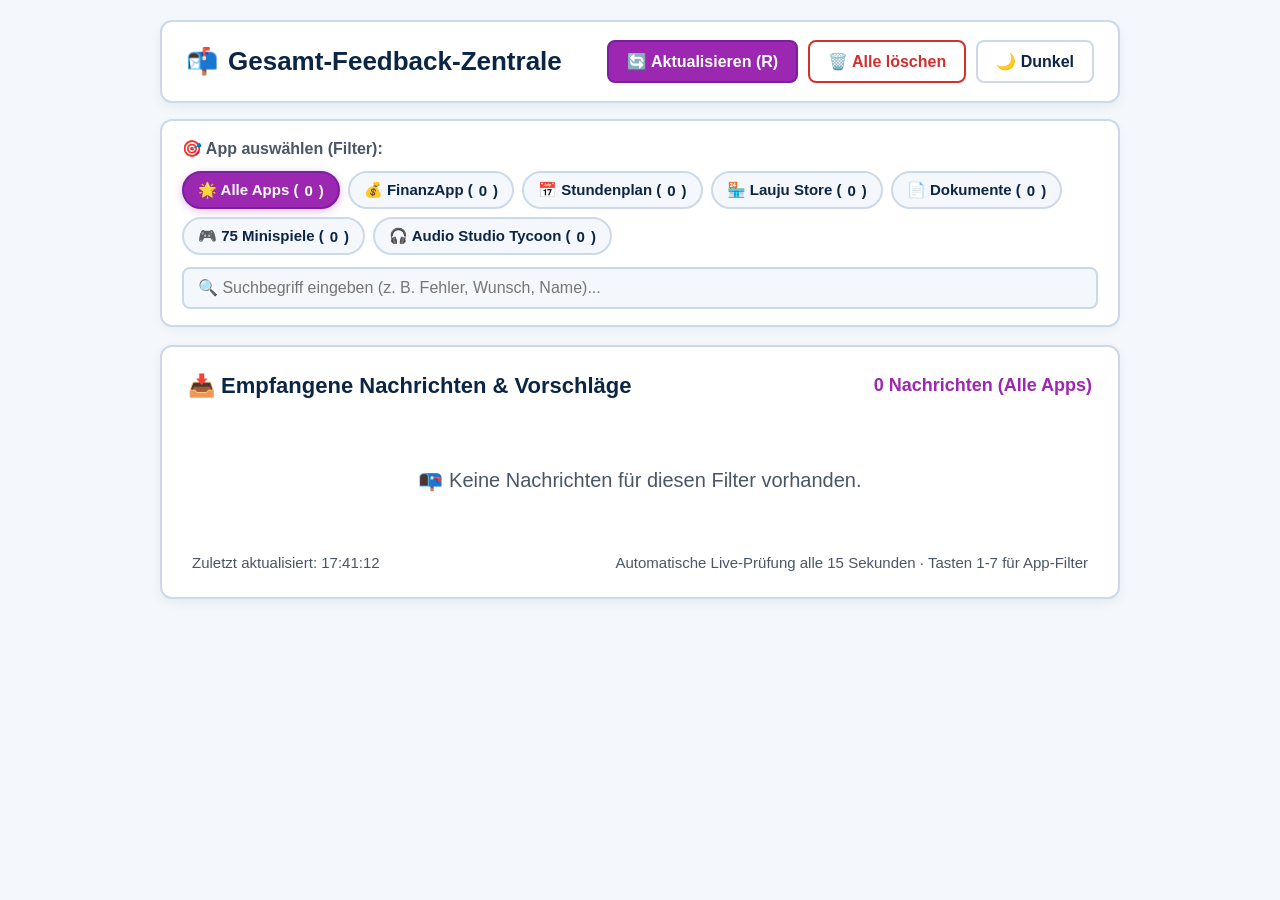
<file: Feedback_Inbox.html>
<!DOCTYPE html>
<html lang="de">
<head>
  <meta charset="UTF-8">
  <meta name="viewport" content="width=device-width, initial-scale=1.0">
  <title>📬 Gesamt-Feedback &amp; Ideen-Zentrale – Lauju Apps</title>
  <style>
    :root {
      --bg: #F4F7FB;
      --card: #FFFFFF;
      --text: #0B2545;
      --sub: #4A5568;
      --primary: #9C27B0;
      --primary-hover: #7B1FA2;
      --danger: #D32F2F;
      --danger-hover: #B71C1C;
      --border: #CCD9E8;
      --badge-feedback: #EDE7F6;
      --badge-feedback-text: #5E35B1;
      --badge-cat: #FFF3E0;
      --badge-cat-text: #E65100;
      --badge-app-bg: #E3F2FD;
      --badge-app-text: #0D47A1;
    }
    body.theme-dark {
      --bg: #121212;
      --card: #1E1E1E;
      --text: #F0F0F0;
      --sub: #A0A0A0;
      --primary: #BA68C8;
      --primary-hover: #CE93D8;
      --danger: #EF5350;
      --danger-hover: #E53935;
      --border: #383838;
      --badge-feedback: #311B92;
      --badge-feedback-text: #D1C4E9;
      --badge-cat: #E65100;
      --badge-cat-text: #FFE0B2;
      --badge-app-bg: #0D47A1;
      --badge-app-text: #E3F2FD;
    }
    body {
      font-family: 'Segoe UI', -apple-system, BlinkMacSystemFont, Roboto, sans-serif;
      background: var(--bg);
      color: var(--text);
      margin: 0;
      padding: 20px;
      font-size: 18px;
      line-height: 1.5;
    }
    .container {
      max-width: 960px;
      margin: 0 auto;
    }
    header {
      display: flex;
      justify-content: space-between;
      align-items: center;
      background: var(--card);
      padding: 18px 24px;
      border-radius: 12px;
      border: 2px solid var(--border);
      box-shadow: 0 4px 12px rgba(0,0,0,0.06);
      margin-bottom: 16px;
      flex-wrap: wrap;
      gap: 12px;
    }
    h1 {
      margin: 0;
      font-size: 26px;
      display: flex;
      align-items: center;
      gap: 10px;
    }
    .header-actions {
      display: flex;
      gap: 10px;
      flex-wrap: wrap;
    }
    .btn {
      font-size: 16px;
      font-weight: bold;
      padding: 10px 18px;
      border-radius: 8px;
      cursor: pointer;
      border: 2px solid transparent;
      display: inline-flex;
      align-items: center;
      gap: 6px;
      transition: all 0.2s;
    }
    .btn:focus-visible {
      outline: 4px solid #FF9800;
      outline-offset: 2px;
    }
    .btn-primary {
      background: var(--primary);
      color: #FFF;
      border-color: var(--primary-hover);
    }
    .btn-primary:hover {
      background: var(--primary-hover);
    }
    .btn-secondary {
      background: var(--card);
      color: var(--text);
      border-color: var(--border);
    }
    .btn-secondary:hover {
      background: rgba(0,0,0,0.05);
    }
    .btn-danger {
      background: var(--card);
      color: var(--danger);
      border-color: var(--danger);
    }
    .btn-danger:hover {
      background: var(--danger);
      color: #FFF;
    }
    .card {
      background: var(--card);
      border-radius: 12px;
      border: 2px solid var(--border);
      padding: 22px 26px;
      box-shadow: 0 4px 12px rgba(0,0,0,0.06);
      margin-bottom: 20px;
    }
    /* App Filter Bar */
    .filter-panel {
      background: var(--card);
      border-radius: 12px;
      border: 2px solid var(--border);
      padding: 16px 20px;
      margin-bottom: 18px;
      box-shadow: 0 4px 12px rgba(0,0,0,0.04);
    }
    .filter-label {
      font-size: 16px;
      font-weight: bold;
      color: var(--sub);
      margin-bottom: 10px;
      display: block;
    }
    .app-filter-buttons {
      display: flex;
      gap: 8px;
      flex-wrap: wrap;
    }
    .filter-btn {
      font-size: 15px;
      font-weight: 600;
      padding: 8px 14px;
      border-radius: 20px;
      cursor: pointer;
      border: 2px solid var(--border);
      background: var(--bg);
      color: var(--text);
      transition: all 0.2s;
      display: inline-flex;
      align-items: center;
      gap: 6px;
    }
    .filter-btn:focus-visible {
      outline: 4px solid #FF9800;
      outline-offset: 2px;
    }
    .filter-btn.active {
      background: var(--primary);
      color: #FFF;
      border-color: var(--primary-hover);
      box-shadow: 0 2px 8px rgba(156, 39, 176, 0.3);
    }
    .search-box {
      margin-top: 12px;
      display: flex;
      gap: 10px;
      align-items: center;
    }
    .search-input {
      flex: 1;
      padding: 10px 14px;
      font-size: 16px;
      border: 2px solid var(--border);
      border-radius: 8px;
      background: var(--bg);
      color: var(--text);
    }
    .search-input:focus-visible {
      outline: 3px solid var(--primary);
      outline-offset: 1px;
    }
    .message-card {
      background: var(--bg);
      border: 2px solid var(--border);
      border-radius: 12px;
      padding: 20px 24px;
      margin-bottom: 22px;
      box-shadow: 0 3px 10px rgba(0,0,0,0.04);
      display: flex;
      flex-direction: column;
      gap: 12px;
    }
    .message-card.app-haushaltsbuch {
      border-left: 10px solid #2E7D32;
    }
    .message-card.app-stundenplan {
      border-left: 10px solid #1565C0;
    }
    .message-card.app-store {
      border-left: 10px solid #00897B;
    }
    .message-card.app-dokumente {
      border-left: 10px solid #E65100;
    }
    .message-card.app-minigames {
      border-left: 10px solid #9C27B0;
    }
    .message-card.app-tycoon {
      border-left: 10px solid #D81B60;
    }
    .field-row {
      display: flex;
      align-items: baseline;
      gap: 12px;
      flex-wrap: wrap;
      margin-bottom: 4px;
    }
    .field-label {
      font-weight: bold;
      color: var(--sub);
      min-width: 180px;
      font-size: 16px;
    }
    .field-value {
      font-size: 18px;
      color: var(--text);
      font-weight: 600;
    }
    .badge {
      display: inline-block;
      padding: 4px 12px;
      border-radius: 20px;
      font-weight: bold;
      font-size: 14px;
    }
    .badge-app {
      background: var(--badge-app-bg);
      color: var(--badge-app-text);
      border: 1px solid currentColor;
    }
    .badge-feedback {
      background: var(--badge-feedback);
      color: var(--badge-feedback-text);
      border: 1px solid var(--primary);
    }
    .badge-category {
      background: var(--badge-cat);
      color: var(--badge-cat-text);
      border: 1px solid #FF9800;
    }
    .content-box {
      background: var(--card);
      border: 2px solid var(--border);
      border-radius: 8px;
      padding: 16px 20px;
      margin-top: 6px;
    }
    .content-box-title {
      font-weight: bold;
      font-size: 16px;
      color: var(--sub);
      margin-bottom: 8px;
    }
    .content-box-body {
      font-size: 18px;
      white-space: pre-wrap;
      word-break: break-word;
      line-height: 1.6;
    }
    .detail-table {
      width: 100%;
      border-collapse: collapse;
      margin-top: 4px;
    }
    .detail-table td {
      padding: 6px 10px;
      border-bottom: 1px solid var(--border);
      vertical-align: top;
    }
    .detail-table td:first-child {
      width: 35%;
      font-weight: bold;
      color: var(--sub);
    }
    .detail-table td:last-child {
      font-weight: bold;
    }
    .action-bar {
      display: flex;
      gap: 12px;
      margin-top: 8px;
      padding-top: 14px;
      border-top: 2px dashed var(--border);
      flex-wrap: wrap;
    }
    .empty-state {
      text-align: center;
      padding: 45px 20px;
      color: var(--sub);
      font-size: 20px;
    }
    .sr-only {
      position: absolute;
      width: 1px;
      height: 1px;
      padding: 0;
      margin: -1px;
      overflow: hidden;
      clip: rect(0, 0, 0, 0);
      white-space: nowrap;
      border: 0;
    }
    .status-bar {
      display: flex;
      justify-content: space-between;
      align-items: center;
      font-size: 15px;
      color: var(--sub);
      margin-top: 12px;
      padding: 0 4px;
      flex-wrap: wrap;
      gap: 8px;
    }
  </style>
</head>
<body>
  <div class="sr-only" role="status" aria-live="polite" id="nvda-status"></div>

  <div class="container">
    <header>
      <h1>📬 <span>Gesamt-Feedback-Zentrale</span></h1>
      <div class="header-actions">
        <button type="button" class="btn btn-primary" onclick="loadMessages()" title="Nachrichten jetzt abrufen (Taste R)">
          <span>🔄 <strong>Aktualisieren (R)</strong></span>
        </button>
        <button type="button" class="btn btn-danger" onclick="clearAllMessages()" title="Alle sichtbaren Nachrichten löschen">
          <span>🗑️ <strong>Alle löschen</strong></span>
        </button>
        <button type="button" class="btn btn-secondary" onclick="toggleTheme()" title="Design wechseln (Hell / Dunkel)">
          <span id="theme-btn-text">🌙 Dunkel</span>
        </button>
      </div>
    </header>

    <!-- App Filter Leiste -->
    <section class="filter-panel" aria-labelledby="filter-heading">
      <span id="filter-heading" class="filter-label">🎯 App auswählen (Filter):</span>
      <div class="app-filter-buttons" role="group" aria-label="Apps filtern">
        <button type="button" class="filter-btn active" data-app="all" onclick="selectAppFilter('all')">
          🌟 Alle Apps (<span id="count-all">0</span>)
        </button>
        <button type="button" class="filter-btn" data-app="haushaltsbuch" onclick="selectAppFilter('haushaltsbuch')">
          💰 FinanzApp (<span id="count-haushaltsbuch">0</span>)
        </button>
        <button type="button" class="filter-btn" data-app="stundenplan" onclick="selectAppFilter('stundenplan')">
          📅 Stundenplan (<span id="count-stundenplan">0</span>)
        </button>
        <button type="button" class="filter-btn" data-app="store" onclick="selectAppFilter('store')">
          🏪 Lauju Store (<span id="count-store">0</span>)
        </button>
        <button type="button" class="filter-btn" data-app="dokumente" onclick="selectAppFilter('dokumente')">
          📄 Dokumente (<span id="count-dokumente">0</span>)
        </button>
        <button type="button" class="filter-btn" data-app="minigames" onclick="selectAppFilter('minigames')">
          🎮 75 Minispiele (<span id="count-minigames">0</span>)
        </button>
        <button type="button" class="filter-btn" data-app="tycoon" onclick="selectAppFilter('tycoon')">
          🎧 Audio Studio Tycoon (<span id="count-tycoon">0</span>)
        </button>
      </div>

      <div class="search-box">
        <label for="search-input" class="sr-only">In Nachrichten suchen:</label>
        <input type="text" id="search-input" class="search-input" placeholder="🔍 Suchbegriff eingeben (z. B. Fehler, Wunsch, Name)..." oninput="applyFilters()">
      </div>
    </section>

    <main class="card" role="main">
      <div style="display: flex; justify-content: space-between; align-items: center; margin-bottom: 18px; flex-wrap: wrap; gap: 8px;">
        <h2 id="view-title" style="margin: 0; font-size: 22px;">📥 Empfangene Nachrichten &amp; Vorschläge</h2>
        <span id="msg-counter" style="font-weight: bold; color: var(--primary);">Lade Nachrichten...</span>
      </div>

      <div id="messages-list" role="feed" aria-busy="true">
        <p class="empty-state">⏳ Verbinde mit dem Live-Server und lade Nachrichten...</p>
      </div>

      <div class="status-bar">
        <span id="last-updated">Noch nicht aktualisiert</span>
        <span>Automatische Live-Prüfung alle 15 Sekunden · Tasten 1-7 für App-Filter</span>
      </div>
    </main>
  </div>

  <script>
    let isDark = false;
    let currentAppFilter = 'all';
    let allFetchedMessages = [];

    const STORAGE_DELETED_KEY = 'deleted_feedback_ids_v5';
    const STORAGE_CLEAR_BEFORE_KEY = 'lauju_clear_before_ts_v5';
    const INITIAL_CLEAR_TIMESTAMP_MS = 1793042000000; // Alle bisherigen Test-Nachrichten sind gelöscht

    const APP_DEFS = {
      haushaltsbuch: { name: 'Barrierefreie FinanzApp / Haushaltsbuch', badge: '💰 FinanzApp', class: 'app-haushaltsbuch' },
      stundenplan: { name: 'Barrierefreier Stundenplan & WebUntis', badge: '📅 Stundenplan', class: 'app-stundenplan' },
      store: { name: 'Lauju Store', badge: '🏪 Lauju Store', class: 'app-store' },
      dokumente: { name: 'Barrierefreier Dokumenten-Betrachter', badge: '📄 Dokumenten-Betrachter', class: 'app-dokumente' },
      minigames: { name: '75 Barrierefreie Audio-Minispiele', badge: '🎮 75 Minispiele', class: 'app-minigames' },
      tycoon: { name: 'Audio Studio Tycoon', badge: '🎧 Audio Studio Tycoon', class: 'app-tycoon' }
    };

    function getDeletedIds() {
      try {
        const raw = localStorage.getItem(STORAGE_DELETED_KEY);
        return raw ? JSON.parse(raw) : [];
      } catch(e) {
        return [];
      }
    }

    function getClearBefore() {
      try {
        const raw = localStorage.getItem(STORAGE_CLEAR_BEFORE_KEY);
        return raw ? parseInt(raw, 10) : INITIAL_CLEAR_TIMESTAMP_MS;
      } catch(e) {
        return INITIAL_CLEAR_TIMESTAMP_MS;
      }
    }

    function saveDeleted(id) {
      if (!id) return;
      const ids = getDeletedIds();
      if (!ids.includes(id)) {
        ids.push(id);
        try { localStorage.setItem(STORAGE_DELETED_KEY, JSON.stringify(ids)); } catch(e) {}
      }
    }

    function isItemDeleted(id, timeMs) {
      const clearBefore = Math.max(INITIAL_CLEAR_TIMESTAMP_MS, getClearBefore());
      if (timeMs && timeMs <= clearBefore) return true;
      const ids = getDeletedIds();
      if (id && ids.includes(id)) return true;
      return false;
    }

    function announceNVDA(msg) {
      const el = document.getElementById('nvda-status');
      if (el) {
        el.textContent = '';
        setTimeout(() => el.textContent = msg, 50);
      }
    }

    function toggleTheme() {
      isDark = !isDark;
      document.body.className = isDark ? 'theme-dark' : '';
      document.getElementById('theme-btn-text').textContent = isDark ? '☀️ Hell' : '🌙 Dunkel';
      announceNVDA(isDark ? 'Dunkles Design aktiviert.' : 'Helles Design aktiviert.');
    }

    function selectAppFilter(appKey) {
      currentAppFilter = appKey;
      document.querySelectorAll('.filter-btn').forEach(btn => {
        btn.classList.toggle('active', btn.getAttribute('data-app') === appKey);
      });
      applyFilters();
      const name = appKey === 'all' ? 'Alle Apps' : (APP_DEFS[appKey] ? APP_DEFS[appKey].name : appKey);
      announceNVDA('Filter geändert auf: ' + name);
    }

    function detectAppFromMessage(text, title, sourceTopic) {
      const lowerText = (text || '').toLowerCase();
      const lowerTitle = (title || '').toLowerCase();

      // Explizite App-Angabe im Text
      if (lowerText.includes('app: stundenplan') || lowerTitle.includes('stundenplan') || lowerTitle.includes('webuntis')) {
        return 'stundenplan';
      }
      if (lowerText.includes('app: store') || lowerTitle.includes('store') || lowerText.includes('lauju store')) {
        return 'store';
      }
      if (lowerText.includes('app: dokumente') || lowerTitle.includes('dokument') || lowerText.includes('dokumenten-betrachter')) {
        return 'dokumente';
      }
      if (lowerText.includes('app: minigames') || lowerTitle.includes('minispiel') || lowerTitle.includes('minigame')) {
        return 'minigames';
      }
      if (lowerText.includes('app: tycoon') || lowerTitle.includes('tycoon') || lowerText.includes('audio studio')) {
        return 'tycoon';
      }
      if (lowerText.includes('app: haushaltsbuch') || lowerText.includes('finanzapp') || lowerTitle.includes('haushaltsbuch') || sourceTopic.includes('haushaltsbuch')) {
        return 'haushaltsbuch';
      }
      return 'haushaltsbuch'; // Default / Legacy Fallback
    }

    function parseMessageContent(rawText, title, timeDate, sourceTopic) {
      const text = (rawText || '').trim();
      const detectedApp = detectAppFromMessage(text, title, sourceTopic);

      let parsed = {
        appKey: detectedApp,
        dateStr: timeDate.toLocaleString('de-DE', { day: '2-digit', month: '2-digit', year: 'numeric', hour: '2-digit', minute: '2-digit', second: '2-digit' }) + ' Uhr',
        sender: 'App-Nutzer',
        typeKind: '💡 Neues Feedback / Idee',
        isCategory: false,
        scope: '',
        mainCat: '',
        subCat: '',
        appVersion: '',
        bodyText: ''
      };

      // 1. JSON-Objekt-Erkennung
      if (text.startsWith('{') && text.endsWith('}')) {
        try {
          const cleanJson = text.replace(/'/g, '"');
          const data = JSON.parse(cleanJson);
          if (data.App || data.app) parsed.appKey = (data.App || data.app).toLowerCase();
          if (data.Absender) parsed.sender = data.Absender;
          if (data.Datum) parsed.dateStr = data.Datum;
          if (data.AppVersion) parsed.appVersion = data.AppVersion;
          if (data.Bereich || data.Hauptkategorie || data.Unterkategorie_Geschaeft || data.Unterkategorie) {
            parsed.isCategory = true;
            parsed.typeKind = '➕ Neuer Kategorie-Vorschlag';
            parsed.scope = data.Bereich || 'Ausgabe';
            parsed.mainCat = data.Hauptkategorie || '';
            parsed.subCat = data.Unterkategorie_Geschaeft || data.Unterkategorie || '';
          } else if (data.Nachricht) {
            parsed.bodyText = data.Nachricht;
          }
          return parsed;
        } catch(e) {}
      }

      // 2. Text / Multi-Line Parsing
      if (title.includes('Kategorie') || text.includes('Kategorie-Vorschlag') || text.includes('Unterkategorie') || text.includes('Hauptkategorie')) {
        parsed.typeKind = '➕ Neuer Kategorie-Vorschlag';
        parsed.isCategory = true;
      }

      const lines = text.split('\n').map(l => l.trim()).filter(Boolean);
      let remainingLines = [];

      lines.forEach(line => {
        if (line.startsWith('App:')) {
          parsed.appKey = detectAppFromMessage(line, '', '');
        } else if (line.startsWith('Version:') || line.startsWith('AppVersion:')) {
          parsed.appVersion = line.substring(line.indexOf(':') + 1).trim();
        } else if (line.startsWith('Absender:')) {
          parsed.sender = line.replace('Absender:', '').trim() || parsed.sender;
        } else if (line.startsWith('Datum:')) {
          parsed.dateStr = line.replace('Datum:', '').trim();
        } else if (line.startsWith('Bereich:')) {
          parsed.scope = line.replace('Bereich:', '').trim();
        } else if (line.startsWith('Hauptkategorie:')) {
          parsed.mainCat = line.replace('Hauptkategorie:', '').trim();
        } else if (line.startsWith('Unterkategorie') || line.startsWith('Unterkategorie / Laden:') || line.startsWith('Unterkategorie / Geschäft:')) {
          parsed.subCat = line.substring(line.indexOf(':') + 1).trim();
        } else if (line.startsWith('Art:')) {
          parsed.typeKind = line.replace('Art:', '').trim();
        } else if (line.startsWith('Nachricht:')) {
          const msgRest = line.replace('Nachricht:', '').trim();
          if (msgRest) remainingLines.push(msgRest);
        } else {
          remainingLines.push(line);
        }
      });

      if (remainingLines.length > 0) {
        parsed.bodyText = remainingLines.join('\n');
      }

      return parsed;
    }

    async function fetchTopicMessages(topic) {
      try {
        const res = await fetch('https://ntfy.sh/' + topic + '/json?poll=1&since=all');
        if (!res.ok) return [];
        const text = await res.text();
        const lines = text.trim().split('\n');
        const msgs = [];
        lines.forEach(l => {
          try {
            const data = JSON.parse(l);
            if (data.event === 'message' && data.message) {
              msgs.push({
                id: data.id || ('msg_' + data.time),
                time: data.time ? new Date(data.time * 1000) : new Date(),
                title: data.title || 'Vorschlag / Feedback',
                message: data.message,
                topic: topic
              });
            }
          } catch(e) {}
        });
        return msgs;
      } catch(e) {
        return [];
      }
    }

    async function loadMessages() {
      const countEl = document.getElementById('msg-counter');
      const timeEl = document.getElementById('last-updated');
      if (countEl) countEl.textContent = 'Lade Nachrichten...';

      // Lade universelles Topic und legacy Haushaltsbuch Topic
      const [universalMsgs, legacyMsgs] = await Promise.all([
        fetchTopicMessages('lauju_app_feedback'),
        fetchTopicMessages('lauju_haushaltsbuch_feedback')
      ]);

      const seenIds = new Set();
      const combined = [];

      [...universalMsgs, ...legacyMsgs].forEach(m => {
        if (!seenIds.has(m.id)) {
          seenIds.add(m.id);
          combined.push(m);
        }
      });

      // Sortiere neueste zuerst
      combined.sort((a, b) => b.time - a.time);
      allFetchedMessages = combined;

      applyFilters();

      if (timeEl) {
        timeEl.textContent = 'Zuletzt aktualisiert: ' + new Date().toLocaleTimeString('de-DE');
      }
    }

    function applyFilters() {
      const listEl = document.getElementById('messages-list');
      const countEl = document.getElementById('msg-counter');
      const searchVal = (document.getElementById('search-input') ? document.getElementById('search-input').value : '').toLowerCase().trim();

      const counts = { all: 0, haushaltsbuch: 0, stundenplan: 0, store: 0, dokumente: 0, minigames: 0, tycoon: 0 };
      const filtered = [];

      allFetchedMessages.forEach(item => {
        const timeMs = item.time ? item.time.getTime() : 0;
        if (isItemDeleted(item.id, timeMs)) return;

        const parsed = parseMessageContent(item.message, item.title, item.time, item.topic);
        const appKey = parsed.appKey || 'haushaltsbuch';

        // Zähler erhöhen
        counts.all++;
        if (counts[appKey] !== undefined) counts[appKey]++;

        // Filter anwenden
        const matchesApp = (currentAppFilter === 'all') || (appKey === currentAppFilter);
        const matchesSearch = !searchVal || 
          parsed.bodyText.toLowerCase().includes(searchVal) ||
          parsed.sender.toLowerCase().includes(searchVal) ||
          (APP_DEFS[appKey] && APP_DEFS[appKey].name.toLowerCase().includes(searchVal)) ||
          parsed.mainCat.toLowerCase().includes(searchVal) ||
          parsed.subCat.toLowerCase().includes(searchVal);

        if (matchesApp && matchesSearch) {
          filtered.push({ item, parsed, sig, appKey });
        }
      });

      // Zähler-Anzeige in den Filterbuttons aktualisieren
      for (const k in counts) {
        const el = document.getElementById('count-' + k);
        if (el) el.textContent = counts[k];
      }

      const activeName = currentAppFilter === 'all' ? 'Alle Apps' : (APP_DEFS[currentAppFilter] ? APP_DEFS[currentAppFilter].name : currentAppFilter);
      if (countEl) {
        countEl.textContent = filtered.length + ' Nachricht' + (filtered.length === 1 ? '' : 'en') + ' (' + activeName + ')';
      }

      if (filtered.length === 0) {
        listEl.innerHTML = '<div class="empty-state">📭 Keine Nachrichten für diesen Filter vorhanden.</div>';
        listEl.setAttribute('aria-busy', 'false');
        return;
      }

      listEl.innerHTML = '';
      filtered.forEach(({ item, parsed, sig, appKey }, idx) => {
        const appInfo = APP_DEFS[appKey] || { name: 'Lauju App', badge: '📱 ' + appKey, class: 'app-haushaltsbuch' };

        const card = document.createElement('article');
        card.className = 'message-card ' + appInfo.class + (parsed.isCategory ? ' type-category' : ' type-feedback');
        card.setAttribute('role', 'article');
        card.setAttribute('tabindex', '0');
        card.setAttribute('aria-label', 'Nachricht ' + (idx + 1) + ' von ' + filtered.length + ': ' + appInfo.name + ' von ' + parsed.sender);

        let detailsHtml = '';
        if (parsed.isCategory) {
          detailsHtml = `
            <table class="detail-table">
              <tr><td>Bereich:</td><td>${parsed.scope || 'Ausgabe'}</td></tr>
              <tr><td>Hauptkategorie:</td><td><strong>${parsed.mainCat}</strong></td></tr>
              <tr><td>Unterkategorie:</td><td><strong>${parsed.subCat}</strong></td></tr>
            </table>
          `;
        } else {
          detailsHtml = `
            <div class="content-box">
              <div class="content-box-title">💬 Vorschlag / Rückmeldung:</div>
              <div class="content-box-body">${escapeHtml(parsed.bodyText || item.message)}</div>
            </div>
          `;
        }

        card.innerHTML = `
          <div style="display: flex; justify-content: space-between; align-items: center; flex-wrap: wrap; gap: 8px;">
            <div style="display: flex; gap: 8px; align-items: center; flex-wrap: wrap;">
              <span class="badge badge-app">${appInfo.badge}</span>
              <span class="badge ${parsed.isCategory ? 'badge-category' : 'badge-feedback'}">${parsed.typeKind}</span>
              ${parsed.appVersion ? '<span class="badge" style="background:var(--border);">' + escapeHtml(parsed.appVersion) + '</span>' : ''}
            </div>
            <span style="font-size: 14px; color: var(--sub);">${parsed.dateStr}</span>
          </div>

          <div class="field-row">
            <span class="field-label">Absender:</span>
            <span class="field-value">${escapeHtml(parsed.sender)}</span>
          </div>

          ${detailsHtml}

          <div class="action-bar">
            <button type="button" class="btn btn-secondary btn-copy-action">
              📋 <strong>Text kopieren</strong>
            </button>
            <button type="button" class="btn btn-danger btn-delete-action">
              🗑️ <strong>Erledigt / Löschen</strong>
            </button>
          </div>
        `;

        const btnCopy = card.querySelector('.btn-copy-action');
        if (btnCopy) {
          const textToCopy = parsed.bodyText || item.message;
          btnCopy.addEventListener('click', () => copyMessageText(textToCopy));
        }

        const btnDel = card.querySelector('.btn-delete-action');
        if (btnDel) {
          btnDel.addEventListener('click', () => deleteMessage(item.id));
        }

        listEl.appendChild(card);
      });

      listEl.setAttribute('aria-busy', 'false');
    }

    function deleteMessage(id) {
      saveDeleted(id);
      announceNVDA('Nachricht gelöscht.');
      applyFilters();
    }

    function clearAllMessages() {
      const now = Date.now();
      try {
        localStorage.setItem(STORAGE_CLEAR_BEFORE_KEY, now.toString());
      } catch(e) {}
      allFetchedMessages.forEach(m => {
        if (m.id) saveDeleted(m.id);
      });
      announceNVDA('Alle Nachrichten gelöscht.');
      applyFilters();
    }

    function copyMessageText(text) {
      navigator.clipboard.writeText(text).then(() => {
        announceNVDA('Nachrichtentext in Zwischenablage kopiert.');
      }).catch(() => {
        announceNVDA('Kopieren fehlgeschlagen.');
      });
    }

    function escapeHtml(str) {
      if (!str) return '';
      return str.replace(/&/g, '&amp;').replace(/</g, '&lt;').replace(/>/g, '&gt;').replace(/"/g, '&quot;');
    }

    function escapeAttr(str) {
      if (!str) return '';
      return str.replace(/'/g, "\\'").replace(/"/g, '&quot;').replace(/\n/g, ' ');
    }

    // Keyboard Shortcuts (1-7 für App-Filter, R für Refresh, D für Dark Mode)
    document.addEventListener('keydown', (e) => {
      if (e.target.tagName === 'INPUT' || e.target.tagName === 'TEXTAREA') return;

      if (e.key === 'r' || e.key === 'R') {
        e.preventDefault();
        loadMessages();
        announceNVDA('Aktualisiere Nachrichten...');
      } else if (e.key === '1') {
        selectAppFilter('all');
      } else if (e.key === '2') {
        selectAppFilter('haushaltsbuch');
      } else if (e.key === '3') {
        selectAppFilter('stundenplan');
      } else if (e.key === '4') {
        selectAppFilter('store');
      } else if (e.key === '5') {
        selectAppFilter('dokumente');
      } else if (e.key === '6') {
        selectAppFilter('minigames');
      } else if (e.key === '7') {
        selectAppFilter('tycoon');
      } else if (e.key === 'd' || e.key === 'D') {
        toggleTheme();
      }
    });

    // Initialisierung & Auto-Refresh
    document.addEventListener('DOMContentLoaded', () => {
      loadMessages();
      setInterval(loadMessages, 15000);
    });
  </script>
</body>
</html>
</file>
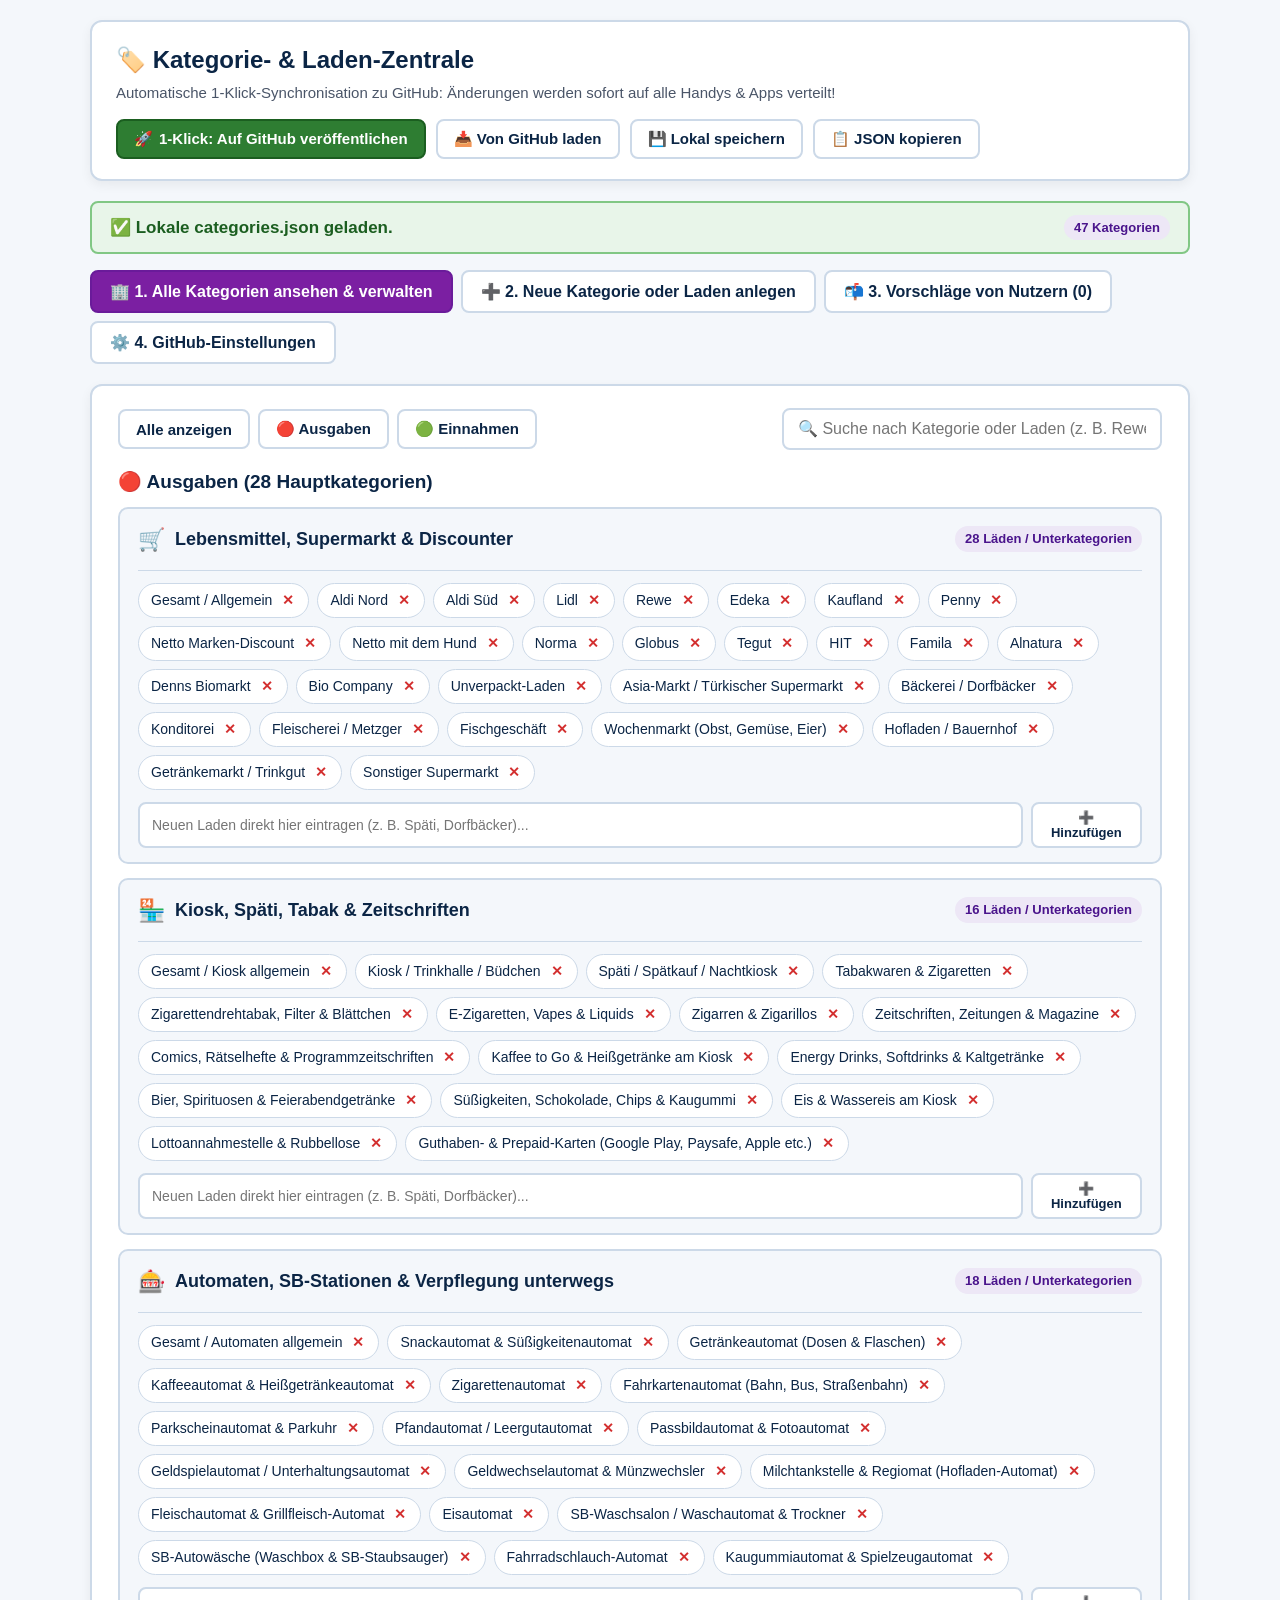
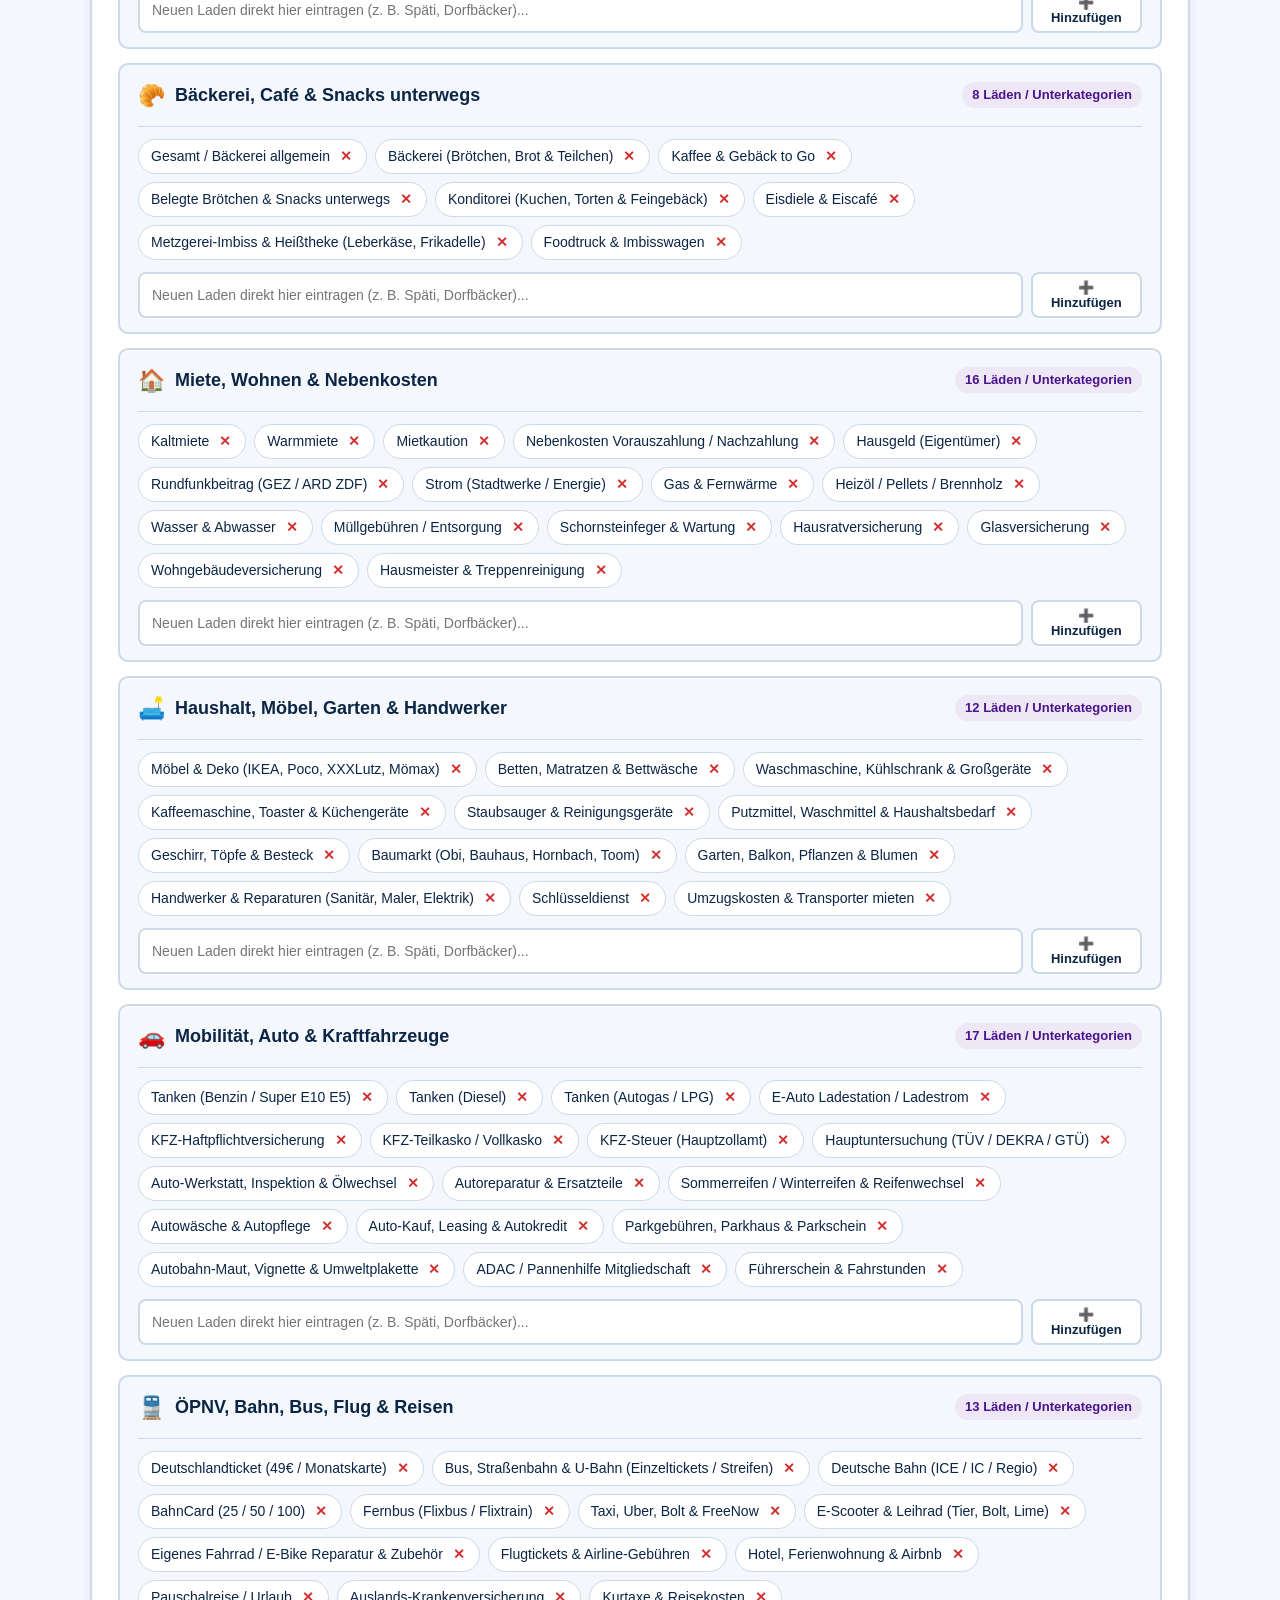
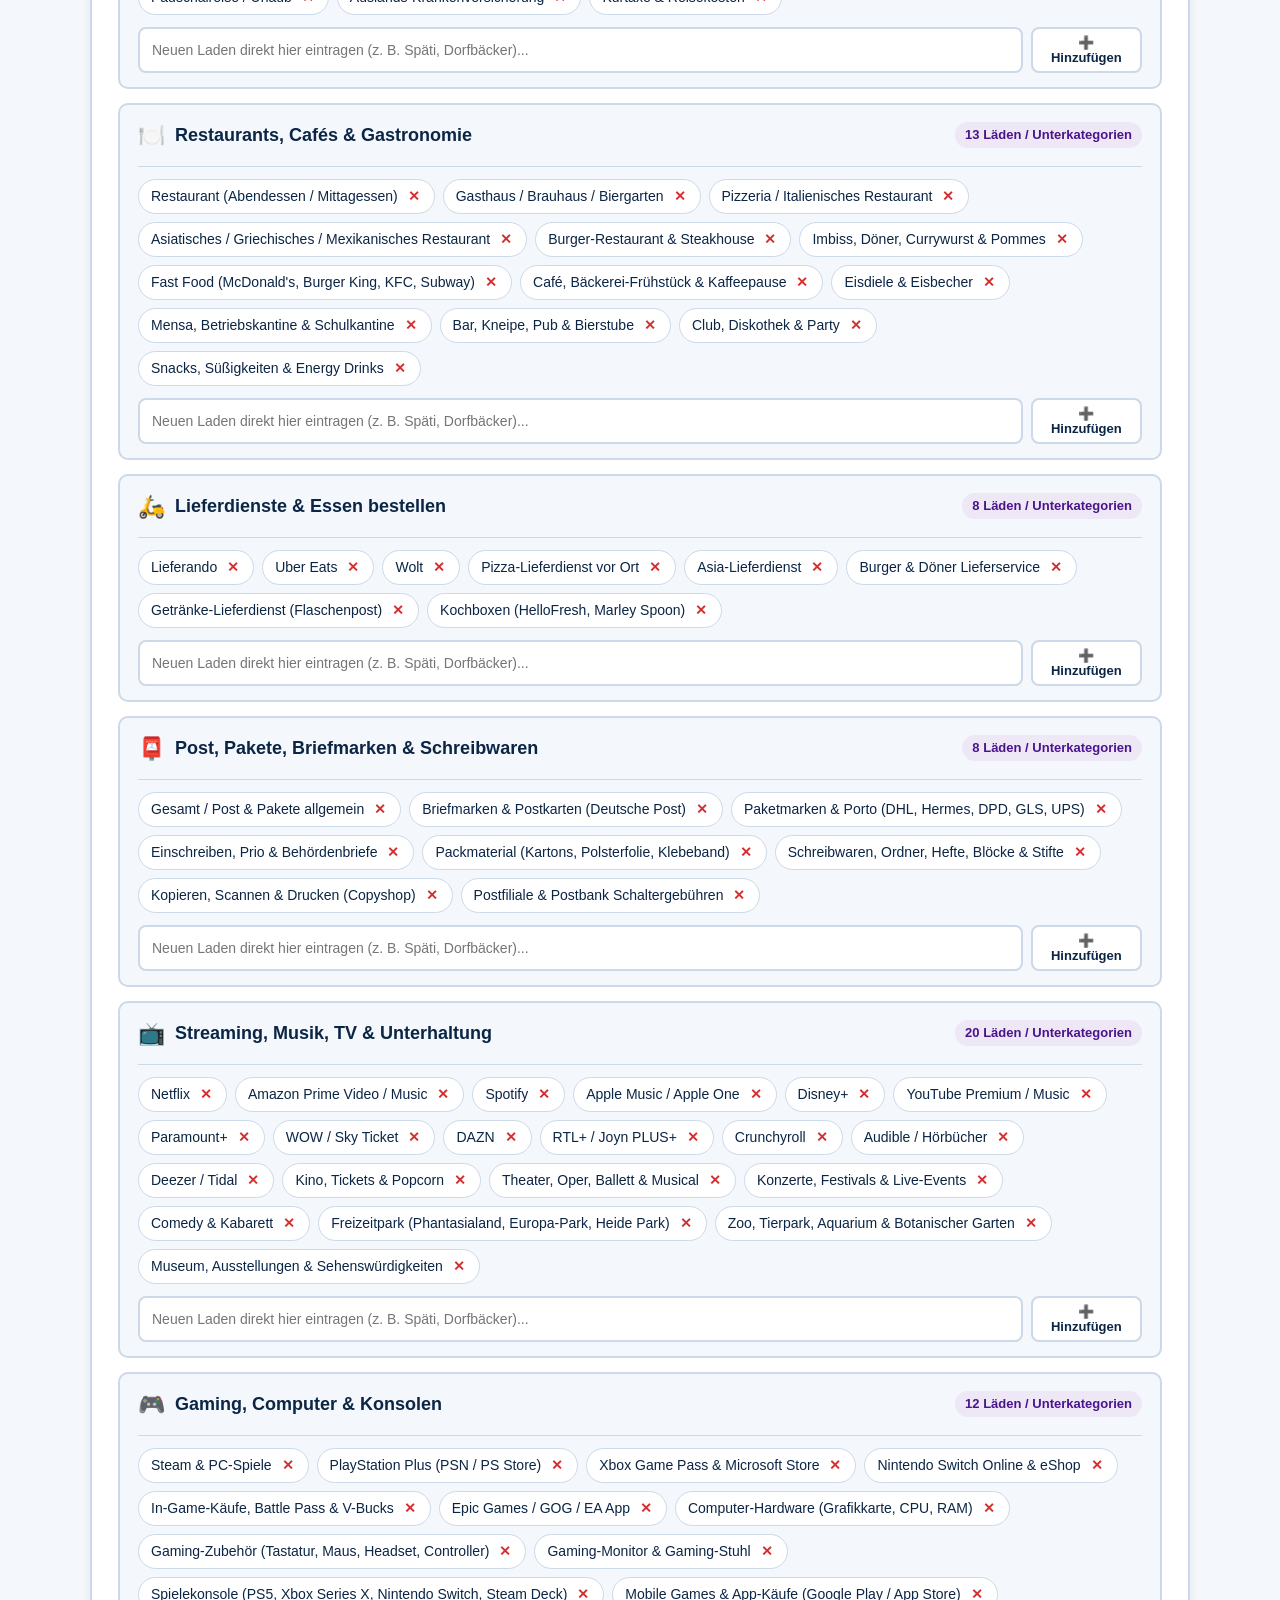
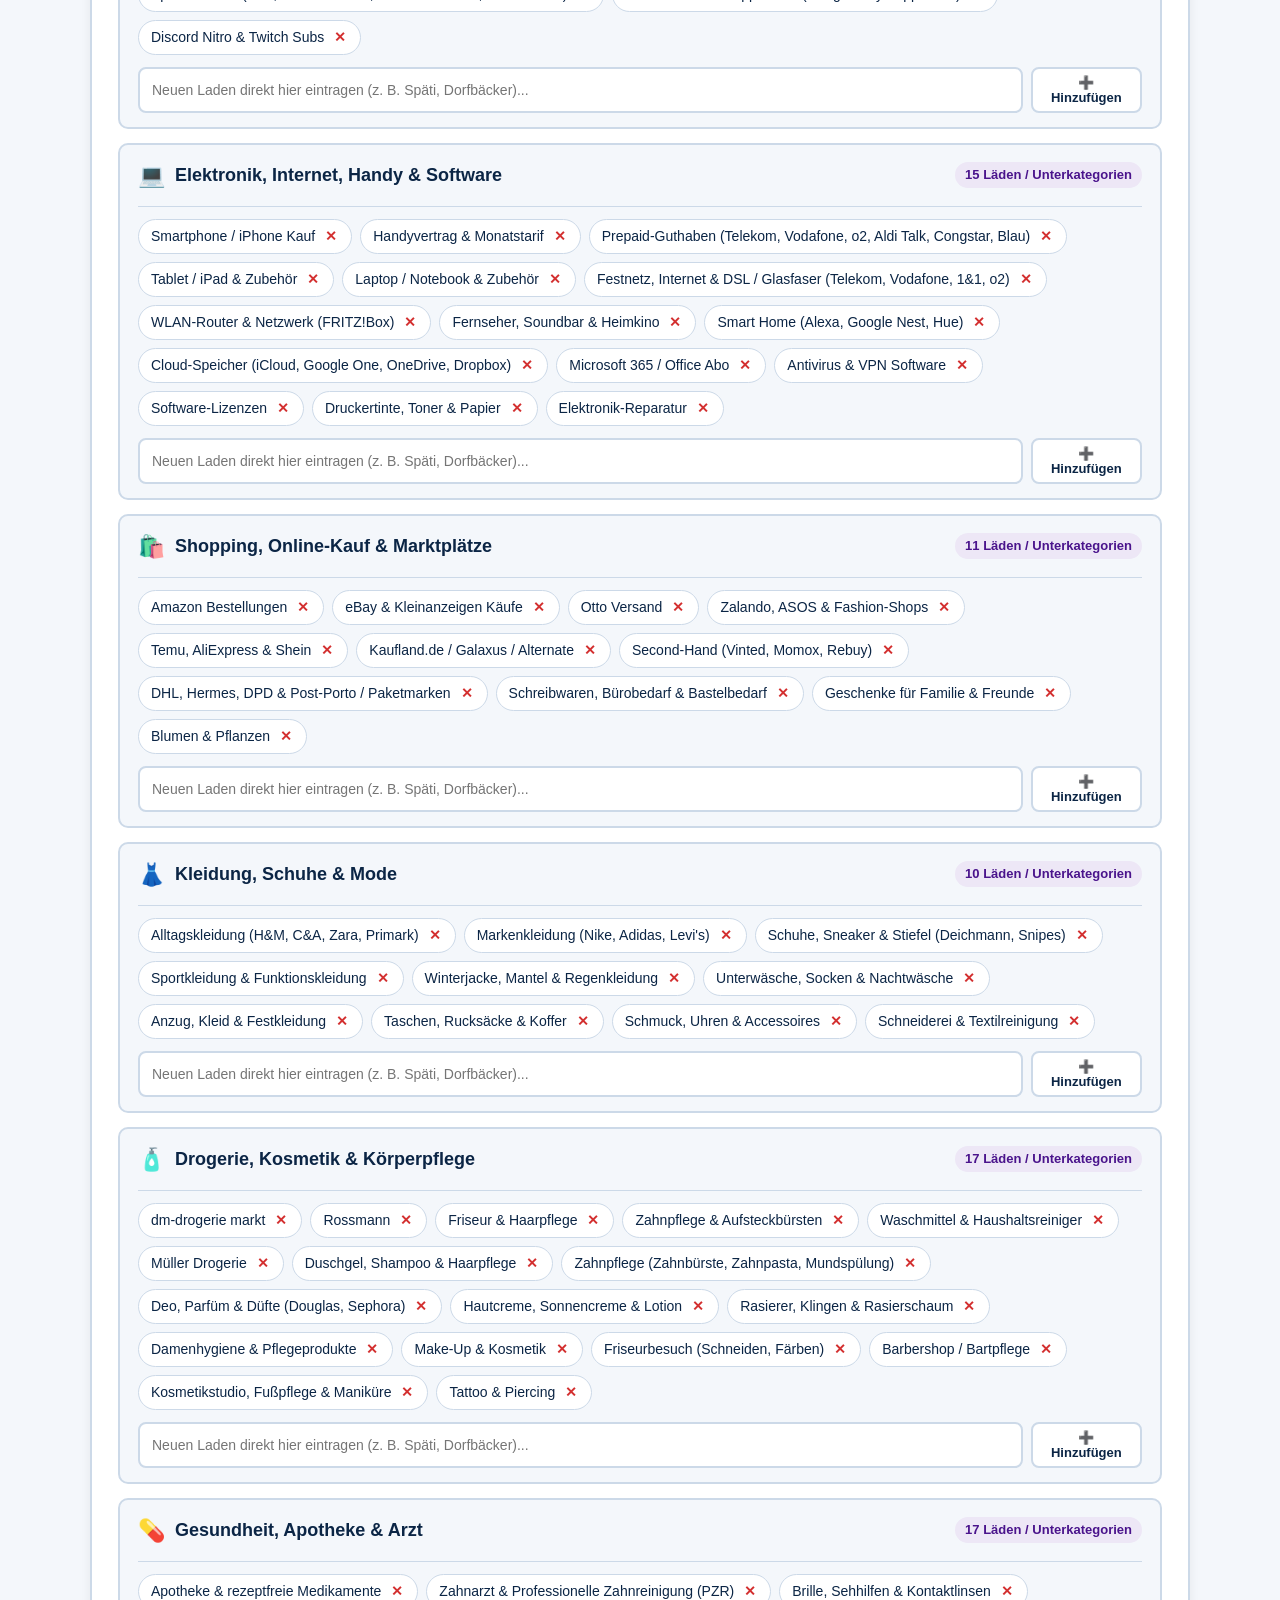
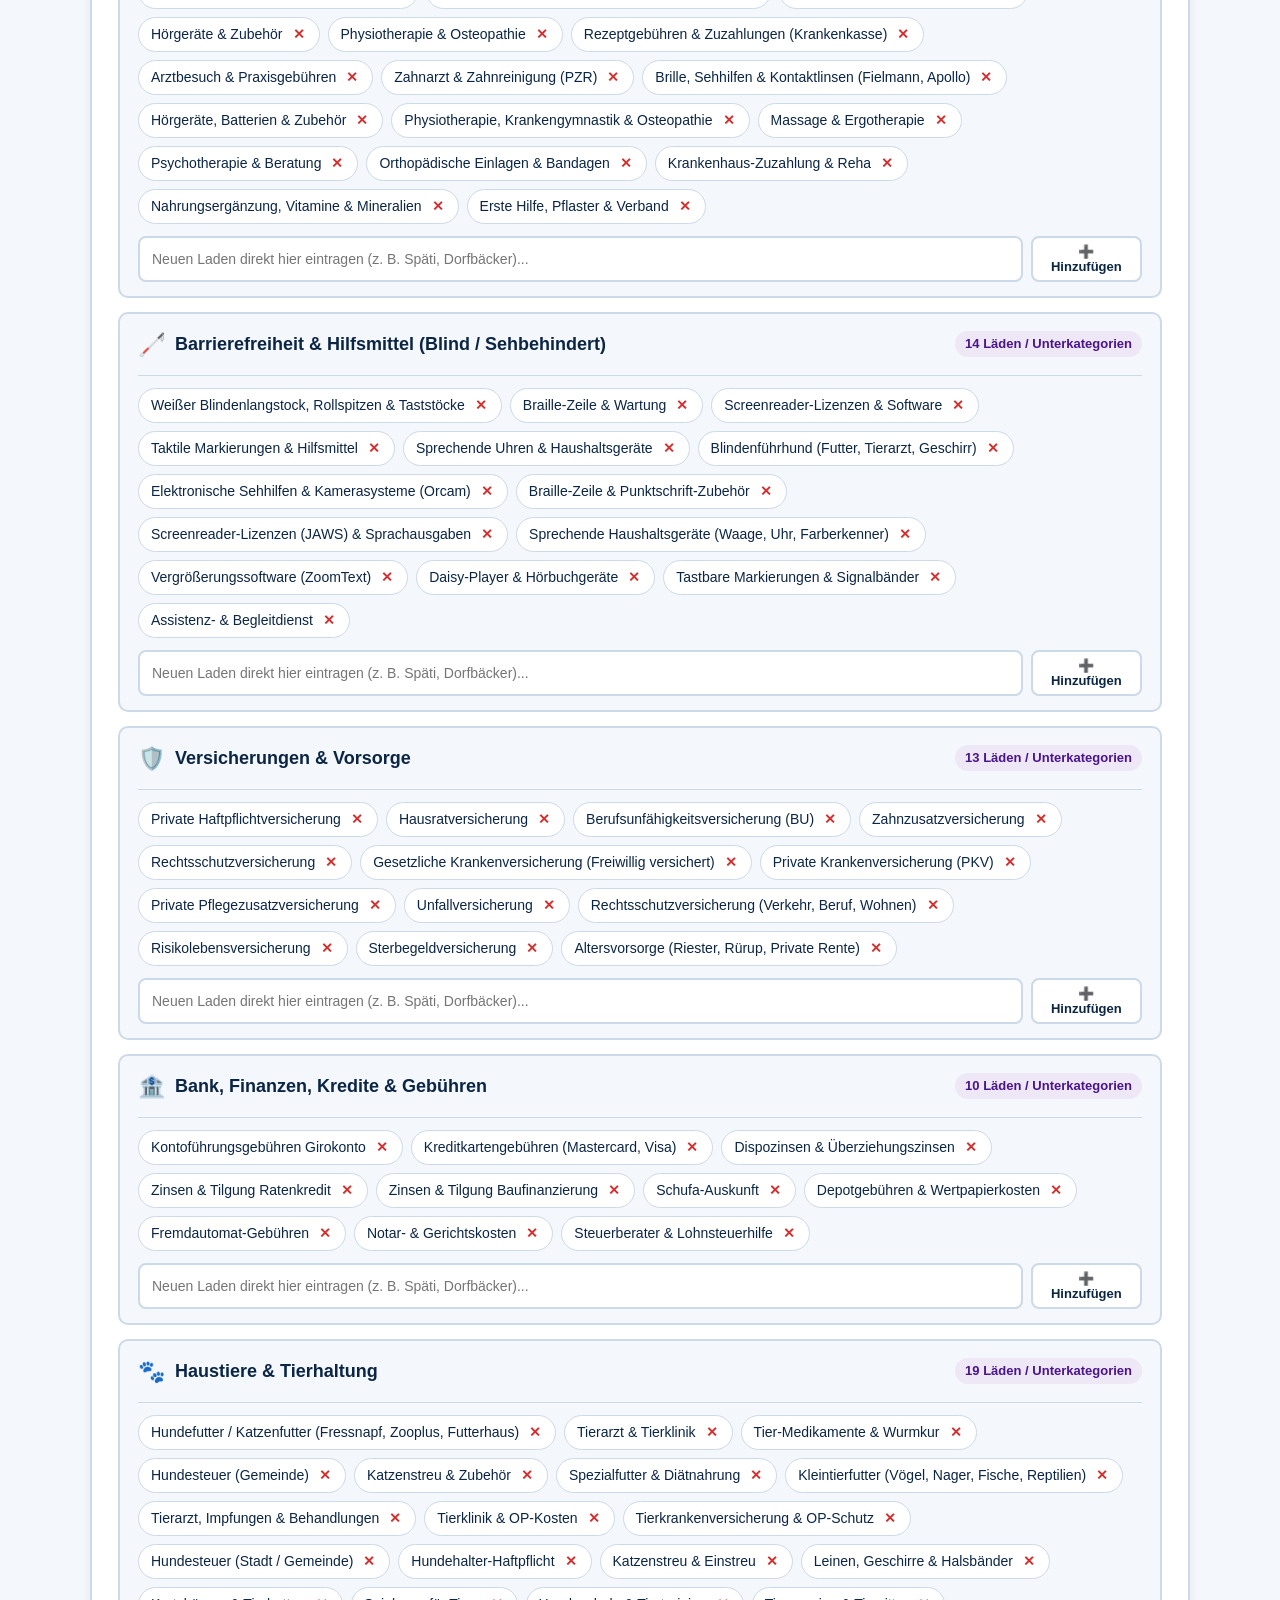
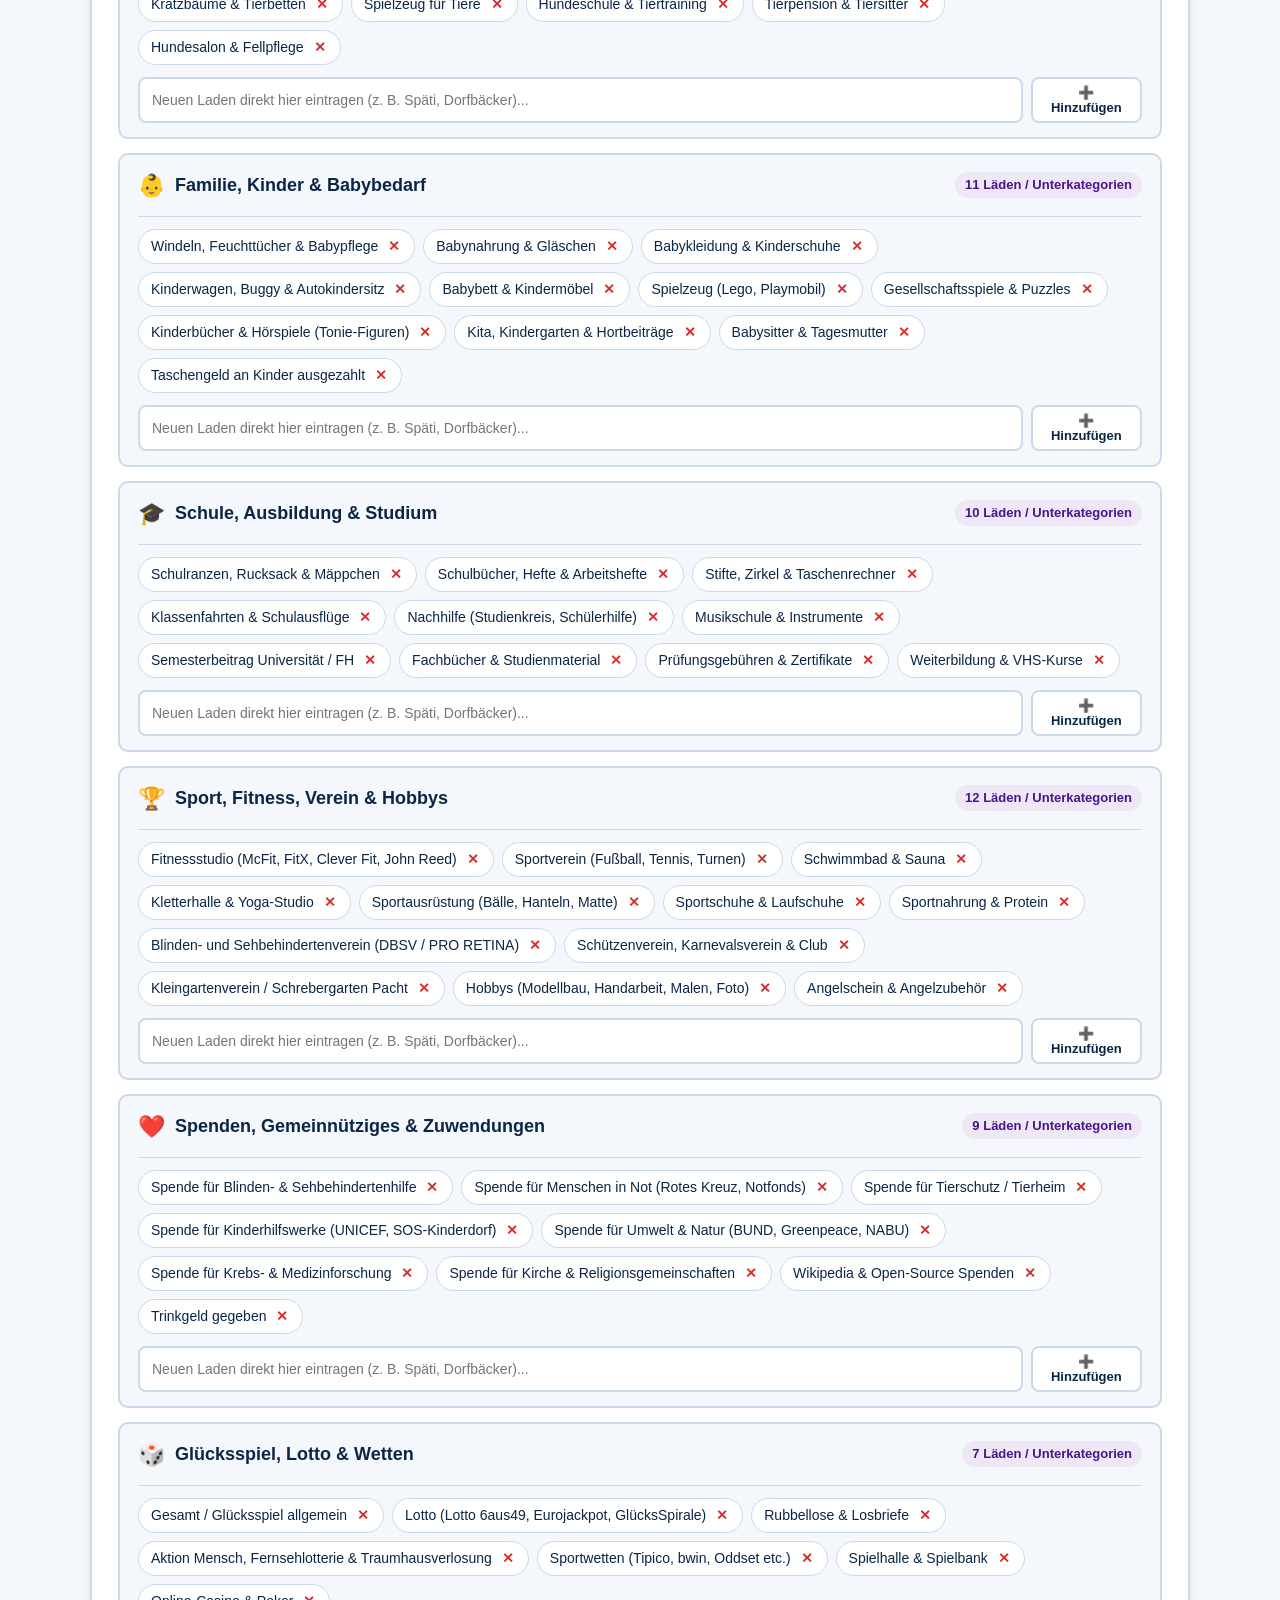
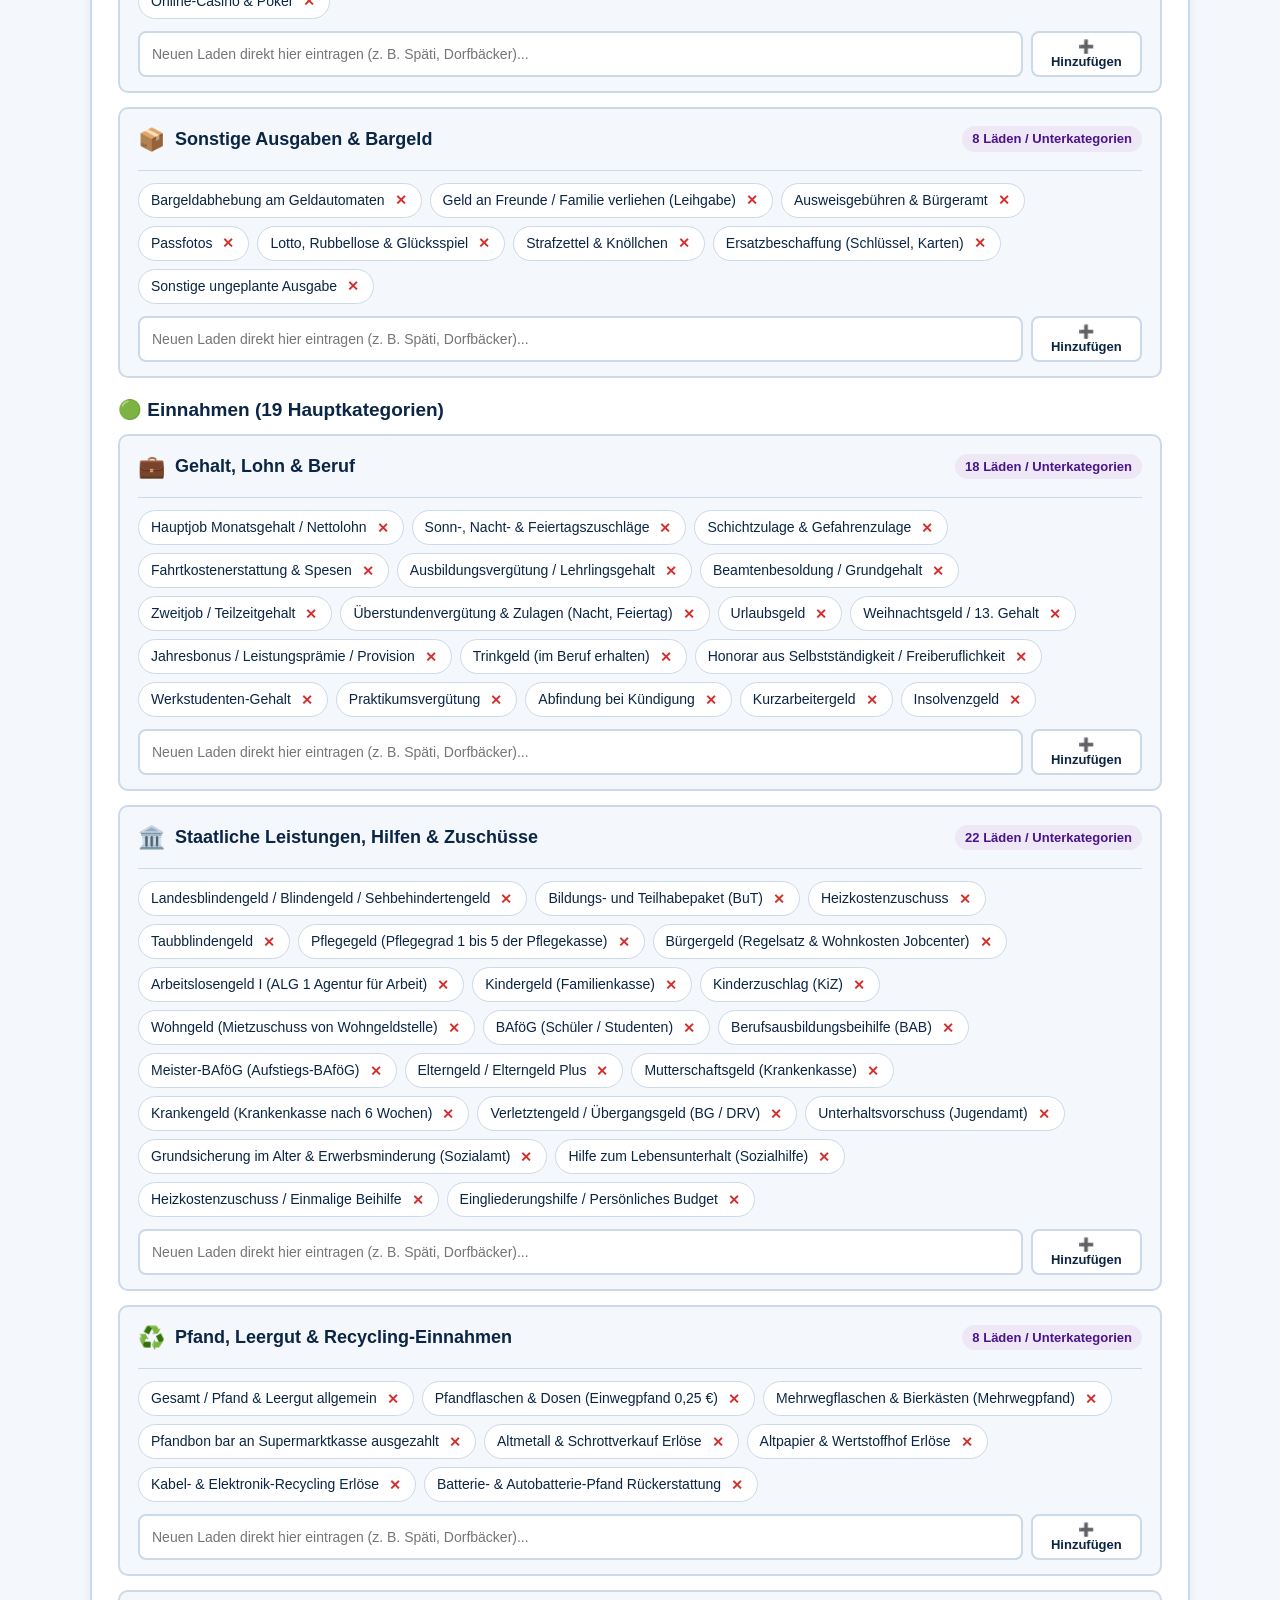
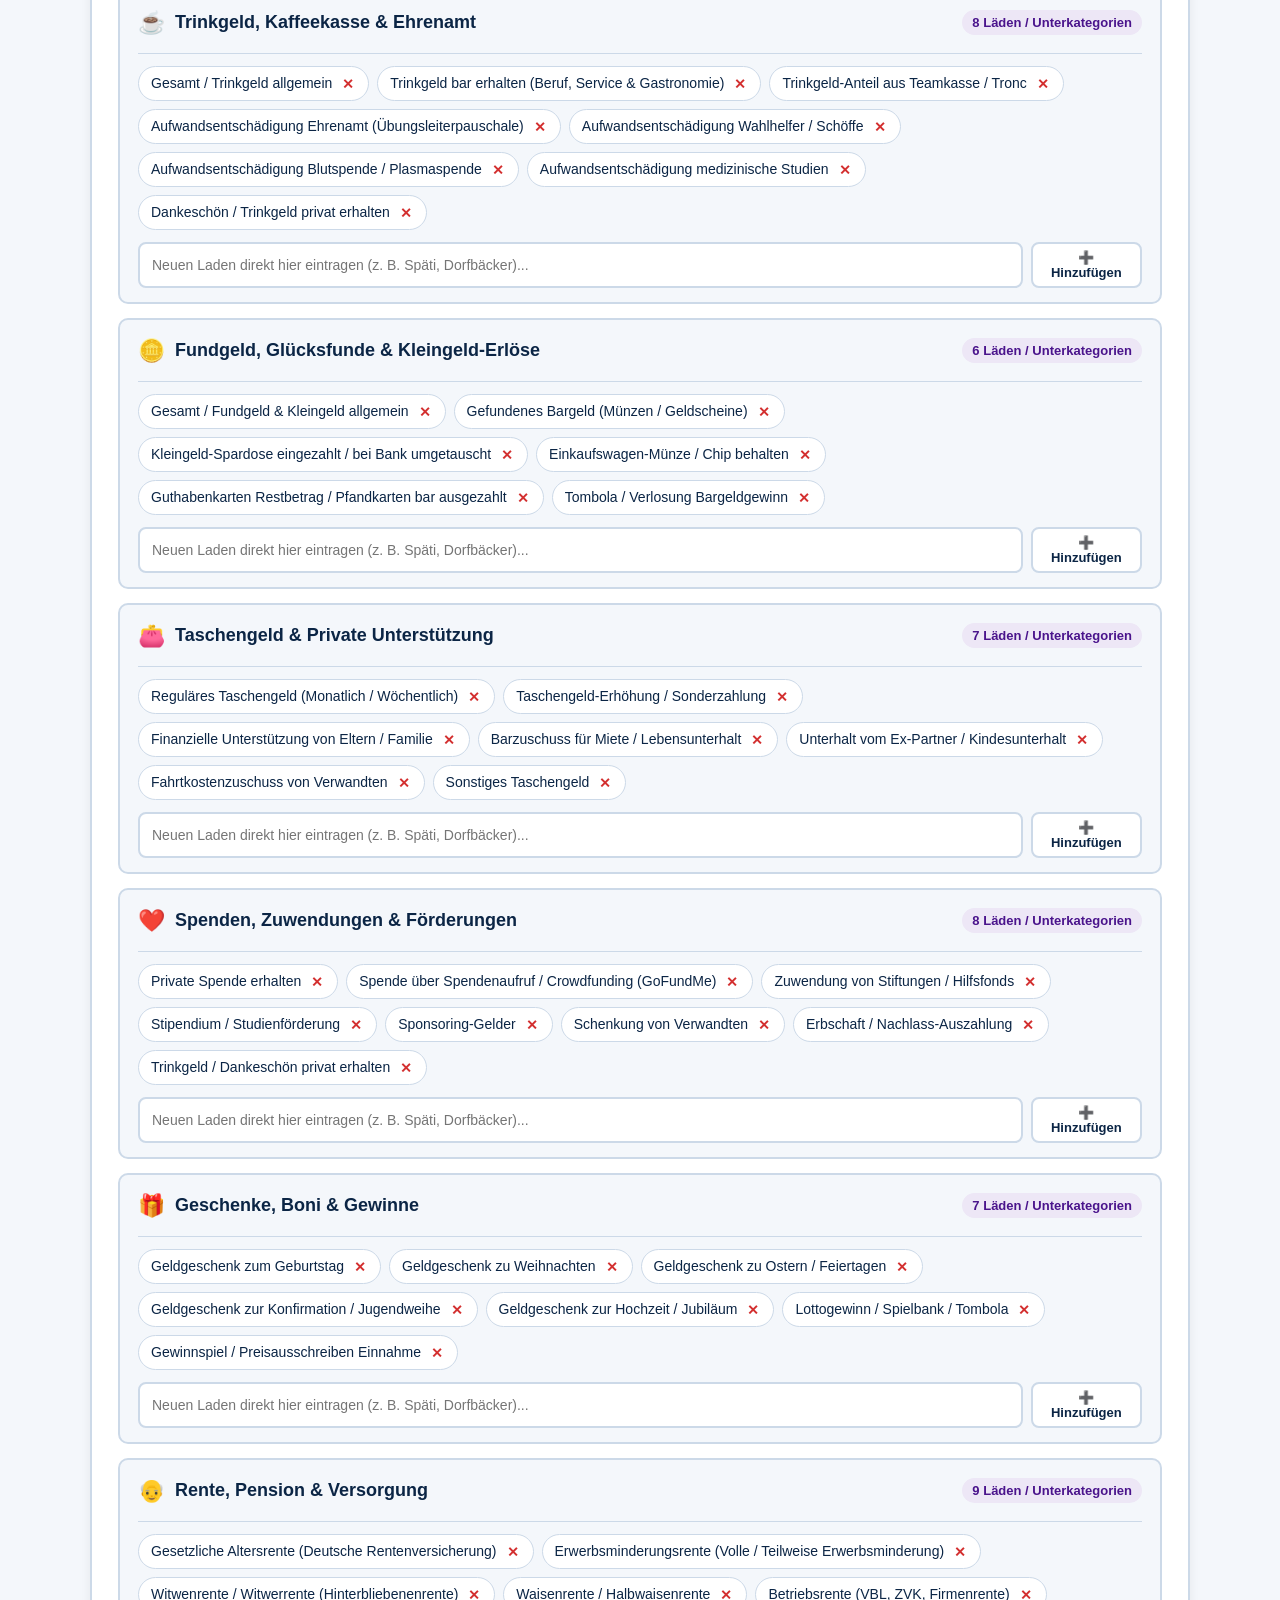
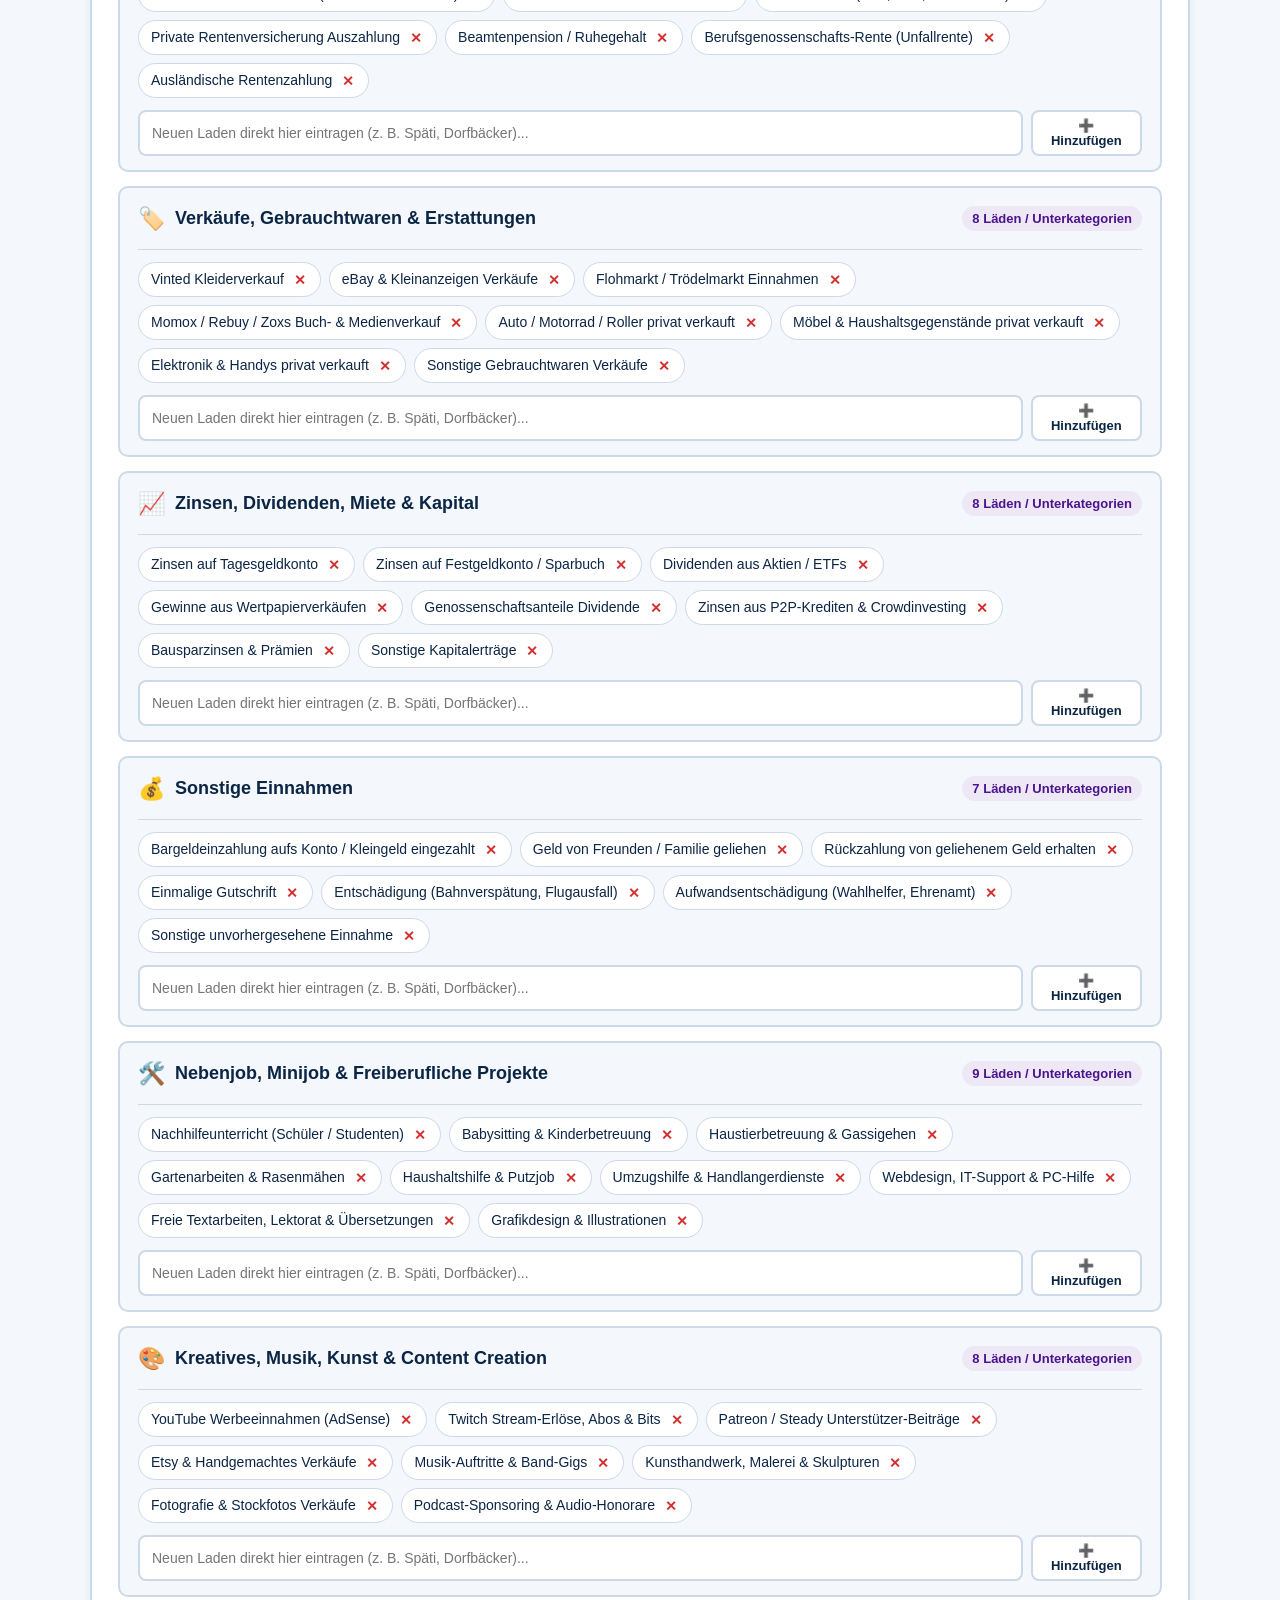
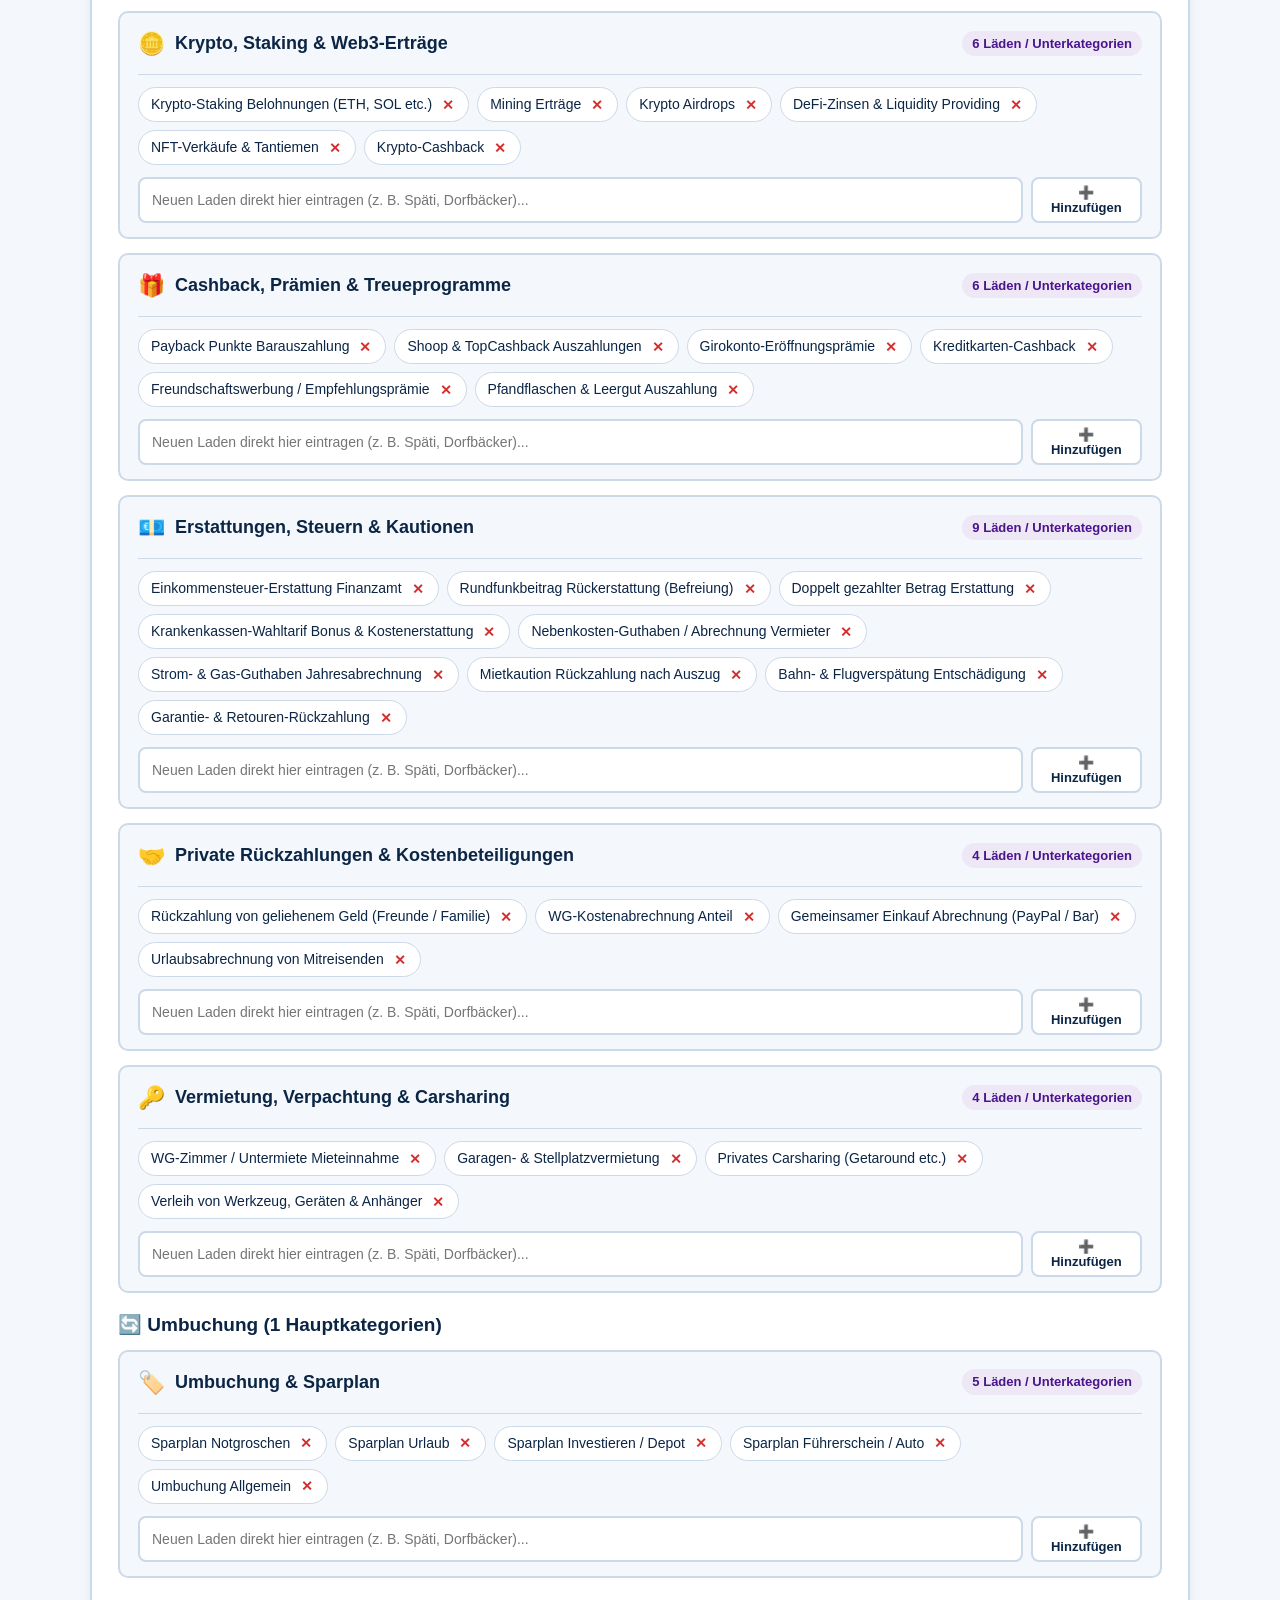
<file: Kategorie_Zentrale.html>
<!DOCTYPE html>
<html lang="de">
<head>
  <meta charset="UTF-8">
  <meta name="viewport" content="width=device-width, initial-scale=1.0">
  <title>🏷️ Kategorie- &amp; Laden-Zentrale (Admin)</title>
  <style>
    :root {
      --bg: #F4F7FB;
      --card: #FFFFFF;
      --text: #0B2545;
      --sub: #4A5568;
      --primary: #7B1FA2;
      --primary-hover: #6A1B9A;
      --success: #2E7D32;
      --success-hover: #1B5E20;
      --danger: #D32F2F;
      --border: #CCD9E8;
      --highlight: #FFF8E1;
      --tag-bg: #EDE7F6;
      --tag-text: #4A148C;
    }
    body.theme-dark {
      --bg: #121212;
      --card: #1E1E1E;
      --text: #F0F0F0;
      --sub: #A0A0A0;
      --primary: #BA68C8;
      --primary-hover: #CE93D8;
      --success: #66BB6A;
      --success-hover: #81C784;
      --danger: #EF5350;
      --border: #383838;
      --highlight: #2A2510;
      --tag-bg: #311B92;
      --tag-text: #EDE7F6;
    }
    body {
      font-family: 'Segoe UI', -apple-system, BlinkMacSystemFont, Roboto, sans-serif;
      background: var(--bg);
      color: var(--text);
      margin: 0;
      padding: 20px;
      font-size: 17px;
      line-height: 1.5;
    }
    .container {
      max-width: 1100px;
      margin: 0 auto;
    }
    header {
      background: var(--card);
      padding: 20px 24px;
      border-radius: 12px;
      border: 2px solid var(--border);
      box-shadow: 0 4px 12px rgba(0,0,0,0.06);
      margin-bottom: 20px;
      display: flex;
      justify-content: space-between;
      align-items: center;
      flex-wrap: wrap;
      gap: 14px;
    }
    h1 {
      margin: 0;
      font-size: 24px;
      display: flex;
      align-items: center;
      gap: 10px;
    }
    .header-actions {
      display: flex;
      gap: 10px;
      flex-wrap: wrap;
    }
    .btn {
      font-size: 15px;
      font-weight: bold;
      padding: 9px 16px;
      border-radius: 8px;
      cursor: pointer;
      border: 2px solid transparent;
      display: inline-flex;
      align-items: center;
      gap: 6px;
      transition: all 0.2s;
    }
    .btn:focus-visible {
      outline: 4px solid #FF9800;
      outline-offset: 2px;
    }
    .btn-primary {
      background: var(--primary);
      color: #FFF;
      border-color: var(--primary-hover);
    }
    .btn-primary:hover {
      background: var(--primary-hover);
    }
    .btn-success {
      background: var(--success);
      color: #FFF;
      border-color: var(--success-hover);
    }
    .btn-success:hover {
      background: var(--success-hover);
    }
    .btn-secondary {
      background: var(--card);
      color: var(--text);
      border-color: var(--border);
    }
    .btn-secondary:hover {
      background: rgba(0,0,0,0.05);
    }
    .nav-tabs {
      display: flex;
      gap: 8px;
      margin-bottom: 20px;
      flex-wrap: wrap;
    }
    .tab-btn {
      padding: 10px 18px;
      font-size: 16px;
      font-weight: bold;
      border-radius: 8px;
      border: 2px solid var(--border);
      background: var(--card);
      color: var(--text);
      cursor: pointer;
    }
    .tab-btn.active {
      background: var(--primary);
      color: #FFF;
      border-color: var(--primary-hover);
    }
    .card {
      background: var(--card);
      border-radius: 12px;
      border: 2px solid var(--border);
      padding: 22px 26px;
      box-shadow: 0 4px 12px rgba(0,0,0,0.06);
      margin-bottom: 20px;
    }
    .status-banner {
      background: #E8F5E9;
      color: #1B5E20;
      border: 2px solid #81C784;
      padding: 12px 18px;
      border-radius: 8px;
      margin-bottom: 16px;
      display: flex;
      justify-content: space-between;
      align-items: center;
      font-weight: bold;
      animation: fadeIn 0.3s ease;
    }
    .status-banner.error {
      background: #FFEBEE;
      color: #C62828;
      border-color: #EF9A9A;
    }
    @keyframes fadeIn {
      from { opacity: 0; transform: translateY(-4px); }
      to { opacity: 1; transform: translateY(0); }
    }
    .form-group {
      margin-bottom: 16px;
    }
    .form-group label {
      display: block;
      font-weight: bold;
      margin-bottom: 6px;
      font-size: 16px;
    }
    .form-row-2 {
      display: grid;
      grid-template-columns: 1fr 1fr;
      gap: 14px;
    }
    @media (max-width: 720px) {
      .form-row-2 { grid-template-columns: 1fr; }
    }
    .large-input, .large-select {
      width: 100%;
      box-sizing: border-box;
      padding: 10px 14px;
      font-size: 16px;
      border: 2px solid var(--border);
      border-radius: 8px;
      background: var(--card);
      color: var(--text);
    }
    .large-input:focus, .large-select:focus {
      border-color: var(--primary);
      outline: 3px solid rgba(123, 31, 162, 0.25);
    }
    .cat-item-card {
      border: 2px solid var(--border);
      border-radius: 10px;
      padding: 14px 18px;
      margin-bottom: 14px;
      background: var(--bg);
      transition: border-color 0.2s;
    }
    .cat-item-card:hover {
      border-color: var(--primary);
    }
    .cat-item-header {
      display: flex;
      justify-content: space-between;
      align-items: center;
      cursor: pointer;
      user-select: none;
    }
    .cat-item-title {
      font-size: 18px;
      font-weight: bold;
      display: flex;
      align-items: center;
      gap: 10px;
    }
    .badge-count {
      background: var(--tag-bg);
      color: var(--tag-text);
      padding: 3px 10px;
      border-radius: 14px;
      font-size: 13px;
      font-weight: bold;
    }
    .sub-tags-wrap {
      display: flex;
      flex-wrap: wrap;
      gap: 8px;
      margin-top: 14px;
      padding-top: 12px;
      border-top: 1px solid var(--border);
    }
    .sub-tag {
      background: var(--card);
      border: 1px solid var(--border);
      padding: 6px 12px;
      border-radius: 20px;
      font-size: 14px;
      display: inline-flex;
      align-items: center;
      gap: 8px;
    }
    .sub-tag-delete {
      background: none;
      border: none;
      color: var(--danger);
      font-weight: bold;
      cursor: pointer;
      font-size: 14px;
      padding: 0 2px;
      line-height: 1;
    }
    .sub-tag-delete:hover {
      color: #B71C1C;
    }
    .inline-add-row {
      display: flex;
      gap: 8px;
      margin-top: 12px;
    }
    .suggestion-box {
      border-left: 8px solid #FF9800;
      background: var(--bg);
      padding: 14px 18px;
      border-radius: 8px;
      margin-bottom: 14px;
      display: flex;
      justify-content: space-between;
      align-items: center;
      flex-wrap: wrap;
      gap: 10px;
    }
    .sr-only {
      position: absolute;
      width: 1px;
      height: 1px;
      padding: 0;
      margin: -1px;
      overflow: hidden;
      clip: rect(0, 0, 0, 0);
      border: 0;
    }
  </style>
</head>
<body>
  <div class="container">
    <div id="nvda-live" class="sr-only" aria-live="polite" aria-atomic="true"></div>

    <header>
      <div>
        <h1>🏷️ Kategorie- &amp; Laden-Zentrale</h1>
        <p style="margin: 4px 0 0 0; color: var(--sub); font-size: 15px;">
          Automatische 1-Klick-Synchronisation zu GitHub: Änderungen werden sofort auf alle Handys &amp; Apps verteilt!
        </p>
      </div>
      <div class="header-actions">
        <button type="button" class="btn btn-success" id="btn-publish-github-header" onclick="publishDirectlyToGitHub()" title="Veröffentlicht alle Änderungen sofort auf GitHub für alle Geräte">
          🚀 <strong>1-Klick: Auf GitHub veröffentlichen</strong>
        </button>
        <button type="button" class="btn btn-secondary" onclick="loadFromGitHub()" title="Neuesten Stand von GitHub abrufen">
          📥 Von GitHub laden
        </button>
        <button type="button" class="btn btn-secondary" onclick="saveCategoriesLocally()" title="Lokal als categories.json speichern">
          💾 Lokal speichern
        </button>
        <button type="button" class="btn btn-secondary" onclick="copyCategoriesJSON()" title="JSON-Code kopieren">
          📋 JSON kopieren
        </button>
      </div>
    </header>

    <div id="status-banner" class="status-banner" style="display: none;">
      <span id="status-text">Katalog bereit.</span>
      <span id="status-stats" class="badge-count">0 Kategorien</span>
    </div>

    <nav class="nav-tabs" role="tablist" aria-label="Hauptnavigation">
      <button type="button" class="tab-btn active" id="tab-btn-view" onclick="switchTab('view')">
        🏢 1. Alle Kategorien ansehen &amp; verwalten
      </button>
      <button type="button" class="tab-btn" id="tab-btn-add" onclick="switchTab('add')">
        ➕ 2. Neue Kategorie oder Laden anlegen
      </button>
      <button type="button" class="tab-btn" id="tab-btn-suggestions" onclick="switchTab('suggestions')">
        📬 3. Vorschläge von Nutzern (<span id="sugg-badge">0</span>)
      </button>
      <button type="button" class="tab-btn" id="tab-btn-settings" onclick="switchTab('settings')">
        ⚙️ 4. GitHub-Einstellungen
      </button>
    </nav>

    <!-- =========================================================================
     TAB 1: KATEGORIEN ANSEHEN & DURCHSUCHEN
     ========================================================================= -->
    <section id="tab-content-view" class="card">
      <div style="display: flex; justify-content: space-between; align-items: center; margin-bottom: 16px; flex-wrap: wrap; gap: 10px;">
        <div style="display: flex; gap: 8px;">
          <button type="button" class="btn btn-secondary" id="filter-btn-all" onclick="setCategoryFilter('all')" style="font-weight: bold;">
            Alle anzeigen
          </button>
          <button type="button" class="btn btn-secondary" id="filter-btn-exp" onclick="setCategoryFilter('exp')">
            🔴 Ausgaben
          </button>
          <button type="button" class="btn btn-secondary" id="filter-btn-inc" onclick="setCategoryFilter('inc')">
            🟢 Einnahmen
          </button>
        </div>
        <div style="flex: 1; max-width: 380px;">
          <input type="text" id="cat-search-input" class="large-input" placeholder="🔍 Suche nach Kategorie oder Laden (z. B. Rewe, Kiosk)..." oninput="renderCategoryList()">
        </div>
      </div>

      <div id="categories-container">
        <!-- Dynamisch befüllt -->
      </div>
    </section>

    <!-- =========================================================================
     TAB 2: NEUE KATEGORIE / LADEN ANLEGEN
     ========================================================================= -->
    <section id="tab-content-add" class="card" style="display: none;">
      <h2 style="margin-top: 0; font-size: 20px;">➕ Neue Kategorie oder neues Geschäft hinzufügen</h2>
      <p class="field-hint" style="color: var(--sub); margin-bottom: 16px;">
        Trage hier deinen neuen Laden ein – mit aktiviertem Häkchen wird er <strong>sofort und vollautomatisch auf GitHub eingetragen</strong>, ohne dass du etwas anderes tun musst!
      </p>

      <form id="add-cat-form" onsubmit="handleAdminAddCategory(event)">
        <div class="form-row-2">
          <div class="form-group">
            <label for="admin-cat-type">1. Bereich / Art:</label>
            <select id="admin-cat-type" class="large-select" onchange="onAdminTypeChange()">
              <option value="exp" selected>Ausgabe (Kauf, Geschäft, Laden)</option>
              <option value="inc">Einnahme (Verdienst, Leistung, Pfand)</option>
              <option value="trf">Umbuchung / Sparen</option>
            </select>
          </div>
          <div class="form-group">
            <label for="admin-cat-mode">2. Was möchtest du anlegen?</label>
            <select id="admin-cat-mode" class="large-select" onchange="onAdminModeChange()">
              <option value="sub" selected>Neuer Laden / Unterkategorie zu bestehender Hauptkategorie</option>
              <option value="main">Komplett neue Hauptkategorie erstellen</option>
            </select>
          </div>
        </div>

        <div id="admin-parent-group" class="form-group">
          <label for="admin-parent-select">Bestehende Hauptkategorie auswählen:</label>
          <select id="admin-parent-select" class="large-select">
            <!-- Dynamisch befüllt -->
          </select>
        </div>

        <div id="admin-sub-group" class="form-group">
          <label for="admin-sub-name">Name des Geschäfts / der Unterkategorie:</label>
          <input type="text" id="admin-sub-name" class="large-input" placeholder="z. B. Späti am Eck, Tante Emma Laden, Trinkgut, Action, Norma...">
        </div>

        <div id="admin-main-group" style="display: none;">
          <div class="form-row-2">
            <div class="form-group" style="max-width: 120px;">
              <label for="admin-main-icon">Symbol / Emoji:</label>
              <input type="text" id="admin-main-icon" class="large-input" placeholder="🏪" value="📦" maxlength="4" style="text-align: center; font-size: 20px;">
            </div>
            <div class="form-group">
              <label for="admin-main-name">Name der neuen Hauptkategorie:</label>
              <input type="text" id="admin-main-name" class="large-input" placeholder="z. B. Hobby &amp; Modellbau">
            </div>
          </div>
          <div class="form-group">
            <label for="admin-first-sub">Erster Laden dazu (optional):</label>
            <input type="text" id="admin-first-sub" class="large-input" placeholder="z. B. Modellbau-Shop oder Allgemein">
          </div>
        </div>

        <div class="form-group" style="margin-top: 14px; background: rgba(46, 125, 50, 0.08); padding: 12px 16px; border-radius: 8px; border-left: 6px solid #2E7D32;">
          <label style="display: flex; align-items: center; gap: 10px; cursor: pointer; margin: 0; font-size: 16px;">
            <input type="checkbox" id="auto-publish-toggle" checked style="width: 22px; height: 22px; cursor: pointer;">
            <span>🚀 <strong>Sofort automatisch auf GitHub veröffentlichen (Alle Handys &amp; Apps erhalten es direkt)</strong></span>
          </label>
        </div>

        <div style="margin-top: 18px; display: flex; gap: 10px;">
          <button type="submit" id="btn-submit-add-cat" class="btn btn-primary" style="font-size: 16px; padding: 12px 24px;">
            💾 <strong>Zum Katalog hinzufügen &amp; speichern</strong>
          </button>
          <button type="reset" class="btn btn-secondary">
            Zurücksetzen
          </button>
        </div>
      </form>
    </section>

    <!-- =========================================================================
     TAB 3: VORSCHLÄGE VON NUTZERN PRÜFEN (NTFY INTEGRATION)
     ========================================================================= -->
    <section id="tab-content-suggestions" class="card" style="display: none;">
      <div style="display: flex; justify-content: space-between; align-items: center; margin-bottom: 16px; flex-wrap: wrap; gap: 10px;">
        <div>
          <h2 style="margin: 0; font-size: 20px;">📬 Vorschläge von App-Nutzern prüfen</h2>
          <p style="margin: 4px 0 0 0; color: var(--sub); font-size: 14px;">
            Hier siehst du alle Kategorien, die Nutzer über das Vorschlags-Menü der App eingereicht haben.
          </p>
        </div>
        <button type="button" class="btn btn-secondary" onclick="fetchSuggestionsFromNtfy()">
          🔄 <strong>Jetzt aktualisieren</strong>
        </button>
      </div>

      <div id="suggestions-container">
        <p style="color: var(--sub);">Lade Vorschläge...</p>
      </div>
    </section>

    <!-- =========================================================================
     TAB 4: GITHUB EINSTELLUNGEN
     ========================================================================= -->
    <section id="tab-content-settings" class="card" style="display: none;">
      <h2 style="margin-top: 0; font-size: 20px;">⚙️ GitHub-Verbindung &amp; Token</h2>
      <p class="field-hint" style="color: var(--sub); margin-bottom: 16px;">
        Hier ist dein persönlicher GitHub-Schlüssel gespeichert, damit die App automatisch und ohne Passworteingabe auf GitHub pushen kann:
      </p>

      <div class="form-group">
        <label for="github-token-input">GitHub Personal Access Token:</label>
        <input type="password" id="github-token-input" class="large-input" placeholder="Wird automatisch geladen oder hier manuell eingeben...">
        <p style="font-size: 13px; color: var(--sub); margin-top: 4px;">
          Dieser Schlüssel wird automatisch von deiner lokalen GitHub-CLI bezogen oder sicher lokal auf deinem PC gespeichert.
        </p>
      </div>

      <div style="display: flex; gap: 10px;">
        <button type="button" class="btn btn-primary" onclick="saveGitHubToken()">
          💾 Token speichern
        </button>
        <button type="button" class="btn btn-secondary" onclick="toggleTokenVisibility()">
          👁️ Token anzeigen / verbergen
        </button>
      </div>
    </section>
  </div>

  <script>
    // =========================================================================
    // KATEGORIEN-DATENBANK & INITIALISIERUNG
    // =========================================================================
    let currentToken = '';
    const GITHUB_REPO_OWNER = 'Lauju1909';
    const GITHUB_DESKTOP_REPO = 'BarrierefreieFinanzApp';
    const GITHUB_ANDROID_REPO = 'BarrierefreieFinanzApp-Android';

    let catalog = {
      version: '2026.10.09.1',
      lastUpdated: new Date().toISOString(),
      exp: {},
      inc: {},
      trf: {},
      icons: {}
    };

    let activeFilter = 'all';
    let localPort = 48129;

    // Port aus URL extrahieren (falls von EXE gestartet: ?port=48129)
    try {
      const urlParams = new URLSearchParams(window.location.search);
      if (urlParams.get('port')) localPort = parseInt(urlParams.get('port'), 10);
    } catch(e) {}

    async function loadToken() {
      currentToken = localStorage.getItem('gh_token') || '';
      if (!currentToken) {
        try {
          const resp = await fetch('http://127.0.0.1:' + localPort + '/api/get_token');
          if (resp.ok) {
            const data = await resp.json();
            if (data && data.token) {
              currentToken = data.token;
              localStorage.setItem('gh_token', currentToken);
            }
          }
        } catch(e) {}
      }
      if (currentToken && document.getElementById('github-token-input')) {
        document.getElementById('github-token-input').value = currentToken;
      }
    }

    function getGitHubToken() {
      return currentToken || localStorage.getItem('gh_token') || (document.getElementById('github-token-input') ? document.getElementById('github-token-input').value.trim() : '');
    }

    function saveGitHubToken() {
      const val = document.getElementById('github-token-input').value.trim();
      if (val) {
        currentToken = val;
        localStorage.setItem('gh_token', val);
        alert('✅ GitHub-Token erfolgreich gespeichert!');
      }
    }

    function toggleTokenVisibility() {
      const el = document.getElementById('github-token-input');
      if (el) el.type = (el.type === 'password') ? 'text' : 'password';
    }

    function announceNVDA(msg) {
      const el = document.getElementById('nvda-live');
      if (el) {
        el.textContent = '';
        setTimeout(() => { el.textContent = msg; }, 50);
      }
    }

    function switchTab(tabId) {
      ['view', 'add', 'suggestions', 'settings'].forEach(t => {
        const btn = document.getElementById('tab-btn-' + t);
        const sec = document.getElementById('tab-content-' + t);
        if (btn) btn.classList.toggle('active', t === tabId);
        if (sec) sec.style.display = (t === tabId) ? 'block' : 'none';
      });
      if (tabId === 'view') renderCategoryList();
      if (tabId === 'add') populateAdminParentSelect();
      if (tabId === 'suggestions') fetchSuggestionsFromNtfy();
    }

    function setCategoryFilter(filter) {
      activeFilter = filter;
      document.getElementById('filter-btn-all').style.fontWeight = filter === 'all' ? 'bold' : 'normal';
      document.getElementById('filter-btn-exp').style.fontWeight = filter === 'exp' ? 'bold' : 'normal';
      document.getElementById('filter-btn-inc').style.fontWeight = filter === 'inc' ? 'bold' : 'normal';
      renderCategoryList();
    }

    // =========================================================================
    // LADEN & SPEICHERN
    // =========================================================================
    async function loadInitialCatalog() {
      // 1. Versuche lokale API der EXE
      try {
        const resp = await fetch('http://127.0.0.1:' + localPort + '/categories.json?t=' + Date.now());
        if (resp.ok) {
          const data = await resp.json();
          if (data && (data.exp || data.inc)) {
            catalog = data;
            showStatus('✅ Lokale categories.json aus Dokumente geladen.');
            renderCategoryList();
            populateAdminParentSelect();
            return;
          }
        }
      } catch(e) {}

      // 2. Versuche lokale categories.json im selben Ordner
      try {
        const resp = await fetch('categories.json?t=' + Date.now());
        if (resp.ok) {
          const data = await resp.json();
          if (data && (data.exp || data.inc)) {
            catalog = data;
            showStatus('✅ Lokale categories.json geladen.');
            renderCategoryList();
            populateAdminParentSelect();
            return;
          }
        }
      } catch(e) {}

      // 3. Fallback: Direkt von GitHub
      await loadFromGitHub(false);
    }

    async function loadFromGitHub(notify = true) {
      const url = 'https://raw.githubusercontent.com/' + GITHUB_REPO_OWNER + '/' + GITHUB_DESKTOP_REPO + '/main/categories.json?t=' + Date.now();
      try {
        const resp = await fetch(url);
        if (resp.ok) {
          const data = await resp.json();
          if (data && (data.exp || data.inc)) {
            catalog = data;
            showStatus('✅ Neueste Kategorien erfolgreich von GitHub geladen.');
            renderCategoryList();
            populateAdminParentSelect();
            if (notify) alert('✅ Kategorien-Katalog erfolgreich von GitHub geladen!');
            return;
          }
        }
      } catch(e) {
        if (notify) alert('Fehler beim Abrufen von GitHub: ' + e.message);
      }
    }

    function showStatus(msg, isError = false) {
      const banner = document.getElementById('status-banner');
      const text = document.getElementById('status-text');
      const stats = document.getElementById('status-stats');
      if (banner && text && stats) {
        banner.style.display = 'flex';
        banner.className = isError ? 'status-banner error' : 'status-banner';
        text.textContent = msg;
        const totalCats = Object.keys(catalog.exp || {}).length + Object.keys(catalog.inc || {}).length;
        stats.textContent = totalCats + ' Kategorien';
      }
      announceNVDA(msg);
    }

    // =========================================================================
    // VOLLAUTOMATISCHER 1-KLICK GITHUB PUSH
    // =========================================================================
    async function publishDirectlyToGitHub(silent = false) {
      const btn = document.getElementById('btn-publish-github-header');
      const token = getGitHubToken();

      if (!token) {
        alert('Bitte hinterlege unter Einstellungen einen GitHub-Token.');
        switchTab('settings');
        return false;
      }

      if (btn) {
        btn.disabled = true;
        btn.innerHTML = '<span>⏳ <strong>Wird auf GitHub eingetragen...</strong></span>';
      }
      showStatus('⏳ Übertrage Kategorien automatisch auf GitHub...');

      catalog.lastUpdated = new Date().toISOString();
      const jsonString = JSON.stringify(catalog, null, 2);

      // 1. Auch lokal speichern
      saveLocallyQuiet(jsonString);

      try {
        // Base64 encoding utf8-safe
        const utf8Bytes = new TextEncoder().encode(jsonString);
        let binaryStr = '';
        for (let i = 0; i < utf8Bytes.length; i++) binaryStr += String.fromCharCode(utf8Bytes[i]);
        const base64Content = btoa(binaryStr);

        // Update Desktop Repo
        await updateGitHubRepoFile(GITHUB_DESKTOP_REPO, 'categories.json', base64Content, token);

        // Update Android Repo
        try {
          await updateGitHubRepoFile(GITHUB_ANDROID_REPO, 'www/categories.json', base64Content, token);
        } catch(eAnd) {
          console.warn('Android push warning:', eAnd);
        }

        showStatus('🎉 Erfolgreich auf GitHub veröffentlicht! Alle Apps laden die Änderungen ab sofort.');
        if (!silent) {
          alert('🎉 Perfekt! Die neuen Kategorien wurden vollautomatisch auf GitHub eingetragen!\n\nAlle Handys und Apps erhalten die neuen Kategorien ab sofort automatisch.');
        }
        return true;
      } catch(err) {
        showStatus('❌ Fehler beim Eintragen auf GitHub: ' + err.message, true);
        alert('❌ Fehler beim automatischen Eintragen auf GitHub:\n' + err.message);
        return false;
      } finally {
        if (btn) {
          btn.disabled = false;
          btn.innerHTML = '<span>🚀 <strong>1-Klick: Auf GitHub veröffentlichen</strong></span>';
        }
      }
    }

    async function updateGitHubRepoFile(repoName, filePath, base64Content, token) {
      const apiUrl = `https://api.github.com/repos/${GITHUB_REPO_OWNER}/${repoName}/contents/${filePath}`;
      
      // 1. Get current SHA
      let sha = '';
      const getResp = await fetch(apiUrl, {
        headers: {
          'Authorization': 'Bearer ' + token,
          'Accept': 'application/vnd.github.v3+json'
        }
      });
      if (getResp.ok) {
        const getData = await getResp.json();
        sha = getData.sha;
      }

      // 2. Commit & Push via PUT
      const putResp = await fetch(apiUrl, {
        method: 'PUT',
        headers: {
          'Authorization': 'Bearer ' + token,
          'Accept': 'application/vnd.github.v3+json',
          'Content-Type': 'application/json'
        },
        body: JSON.stringify({
          message: 'feat: update categories.json via Kategorie-Zentrale (Auto-Sync)',
          content: base64Content,
          sha: sha || undefined,
          branch: 'main'
        })
      });

      if (!putResp.ok) {
        const errJson = await putResp.json().catch(() => ({}));
        throw new Error(errJson.message || `HTTP ${putResp.status}`);
      }
      return await putResp.json();
    }

    async function saveLocallyQuiet(jsonString) {
      try {
        await fetch('http://127.0.0.1:' + localPort + '/api/save_local', {
          method: 'POST',
          headers: { 'Content-Type': 'application/json' },
          body: jsonString
        });
      } catch(e) {}
    }

    function saveCategoriesLocally() {
      catalog.lastUpdated = new Date().toISOString();
      const jsonStr = JSON.stringify(catalog, null, 2);

      saveLocallyQuiet(jsonStr);
      
      const blob = new Blob([jsonStr], { type: 'application/json' });
      const a = document.createElement('a');
      a.href = URL.createObjectURL(blob);
      a.download = 'categories.json';
      document.body.appendChild(a);
      a.click();
      document.body.removeChild(a);
      URL.revokeObjectURL(a.href);

      showStatus('💾 categories.json lokal gespeichert.');
      alert('✅ categories.json wurde lokal gespeichert!');
    }

    function copyCategoriesJSON() {
      catalog.lastUpdated = new Date().toISOString();
      const jsonStr = JSON.stringify(catalog, null, 2);
      navigator.clipboard.writeText(jsonStr).then(() => {
        showStatus('📋 categories.json in die Zwischenablage kopiert!');
        alert('✅ Der vollständige JSON-Katalog wurde in deine Zwischenablage kopiert!');
      }).catch(() => {
        alert('Kopieren fehlgeschlagen. Bitte manuell markieren.');
      });
    }

    // =========================================================================
    // RENDERING
    // =========================================================================
    function renderCategoryList() {
      const container = document.getElementById('categories-container');
      if (!container) return;

      const q = (document.getElementById('cat-search-input') ? document.getElementById('cat-search-input').value : '').toLowerCase().trim();
      let html = '';

      const types = (activeFilter === 'exp') ? ['exp'] : (activeFilter === 'inc') ? ['inc'] : ['exp', 'inc', 'trf'];

      types.forEach(type => {
        const typeLabel = type === 'exp' ? '🔴 Ausgaben' : (type === 'inc' ? '🟢 Einnahmen' : '🔄 Umbuchung');
        const db = catalog[type] || {};
        const entries = Object.entries(db);

        const filtered = entries.filter(([mainCat, subs]) => {
          if (!q) return true;
          if (mainCat.toLowerCase().includes(q)) return true;
          return subs.some(s => s.toLowerCase().includes(q));
        });

        if (filtered.length > 0) {
          html += `<h3 style="margin-top: 18px; margin-bottom: 10px; font-size: 19px;">${typeLabel} (${filtered.length} Hauptkategorien)</h3>`;
          
          filtered.forEach(([mainCat, subs]) => {
            const icon = (catalog.icons && catalog.icons[mainCat]) ? catalog.icons[mainCat] : '🏷️';
            
            html += `
              <div class="cat-item-card">
                <div class="cat-item-header" onclick="toggleCatCard('${escapeForAttr(type)}_${escapeForAttr(mainCat)}')">
                  <div class="cat-item-title">
                    <span style="font-size: 22px;">${icon}</span>
                    <span>${escapeHTML(mainCat)}</span>
                  </div>
                  <span class="badge-count">${subs.length} Läden / Unterkategorien</span>
                </div>
                
                <div id="cat-body-${escapeForAttr(type)}_${escapeForAttr(mainCat)}" style="display: block;">
                  <div class="sub-tags-wrap">
                    ${subs.map((s, idx) => `
                      <span class="sub-tag">
                        <span>${escapeHTML(s)}</span>
                        <button type="button" class="sub-tag-delete" onclick="removeSubCategory('${escapeForAttr(type)}', '${escapeForAttr(mainCat)}', ${idx})" title="Laden entfernen">✕</button>
                      </span>
                    `).join('')}
                  </div>

                  <div class="inline-add-row">
                    <input type="text" id="inline-input-${escapeForAttr(type)}_${escapeForAttr(mainCat)}" class="large-input" style="padding: 6px 12px; font-size: 14px;" placeholder="Neuen Laden direkt hier eintragen (z. B. Späti, Dorfbäcker)..." onkeydown="if(event.key==='Enter'){event.preventDefault();addInlineSub('${escapeForAttr(type)}','${escapeForAttr(mainCat)}');}">
                    <button type="button" class="btn btn-secondary" onclick="addInlineSub('${escapeForAttr(type)}','${escapeForAttr(mainCat)}')" style="font-size: 13px; padding: 6px 14px;">
                      ➕ Hinzufügen
                    </button>
                  </div>
                </div>
              </div>
            `;
          });
        }
      });

      if (!html) {
        html = '<p style="color: var(--sub); padding: 20px; text-align: center;">Keine passenden Kategorien gefunden.</p>';
      }

      container.innerHTML = html;
    }

    function toggleCatCard(id) {
      const el = document.getElementById('cat-body-' + id);
      if (el) el.style.display = (el.style.display === 'none') ? 'block' : 'none';
    }

    async function addInlineSub(type, mainCat) {
      const input = document.getElementById('inline-input-' + type + '_' + mainCat);
      if (!input) return;
      const val = input.value.trim();
      if (!val) return;

      if (!catalog[type]) catalog[type] = {};
      if (!catalog[type][mainCat]) catalog[type][mainCat] = [];
      if (!catalog[type][mainCat].includes(val)) {
        catalog[type][mainCat].push(val);
        input.value = '';
        renderCategoryList();
        showStatus('➕ "' + val + '" zu ' + mainCat + ' hinzugefügt!');

        if (confirm(`✅ "${val}" wurde hinzugefügt!\n\nMöchtest du die Änderung jetzt sofort automatisch auf GitHub veröffentlichen?`)) {
          await publishDirectlyToGitHub(false);
        }
      } else {
        alert('Dieser Eintrag existiert bereits in dieser Kategorie.');
      }
    }

    async function removeSubCategory(type, mainCat, index) {
      if (catalog[type] && catalog[type][mainCat] && catalog[type][mainCat][index] !== undefined) {
        const removed = catalog[type][mainCat].splice(index, 1);
        renderCategoryList();
        showStatus('🗑️ "' + removed + '" entfernt.');
      }
    }

    // =========================================================================
    // ADMIN TAB 2: HINZUFÜGEN
    // =========================================================================
    function onAdminTypeChange() {
      populateAdminParentSelect();
    }

    function onAdminModeChange() {
      const mode = document.getElementById('admin-cat-mode').value;
      const parentGroup = document.getElementById('admin-parent-group');
      const subGroup = document.getElementById('admin-sub-group');
      const mainGroup = document.getElementById('admin-main-group');

      if (mode === 'main') {
        parentGroup.style.display = 'none';
        subGroup.style.display = 'none';
        mainGroup.style.display = 'block';
      } else {
        parentGroup.style.display = 'block';
        subGroup.style.display = 'block';
        mainGroup.style.display = 'none';
      }
    }

    function populateAdminParentSelect() {
      const typeSel = document.getElementById('admin-cat-type');
      const parentSel = document.getElementById('admin-parent-select');
      if (!typeSel || !parentSel) return;

      const type = typeSel.value;
      const db = catalog[type] || {};
      const keys = Object.keys(db);

      parentSel.innerHTML = keys.map(k => {
        const icon = (catalog.icons && catalog.icons[k]) ? catalog.icons[k] + ' ' : '';
        return '<option value="' + escapeHTML(k) + '">' + icon + escapeHTML(k) + '</option>';
      }).join('');
    }

    async function handleAdminAddCategory(e) {
      e.preventDefault();
      const type = document.getElementById('admin-cat-type').value;
      const mode = document.getElementById('admin-cat-mode').value;
      const autoPublish = document.getElementById('auto-publish-toggle') ? document.getElementById('auto-publish-toggle').checked : true;

      if (!catalog[type]) catalog[type] = {};
      if (!catalog.icons) catalog.icons = {};

      let addedName = '';

      if (mode === 'sub') {
        const mainCat = document.getElementById('admin-parent-select').value;
        const subName = document.getElementById('admin-sub-name').value.trim();
        if (!subName) {
          alert('Bitte gib den Namen des Geschäfts / der Unterkategorie ein.');
          return;
        }
        if (!catalog[type][mainCat]) catalog[type][mainCat] = [];
        if (!catalog[type][mainCat].includes(subName)) {
          catalog[type][mainCat].push(subName);
        }
        document.getElementById('admin-sub-name').value = '';
        addedName = `"${subName}" zu "${mainCat}"`;
      } else {
        const mainName = document.getElementById('admin-main-name').value.trim();
        const icon = document.getElementById('admin-main-icon').value.trim() || '📦';
        const firstSub = document.getElementById('admin-first-sub').value.trim() || 'Gesamt / Allgemein';
        if (!mainName) {
          alert('Bitte gib den Namen der Hauptkategorie ein.');
          return;
        }
        if (!catalog[type][mainName]) catalog[type][mainName] = [];
        if (!catalog[type][mainName].includes(firstSub)) {
          catalog[type][mainName].push(firstSub);
        }
        catalog.icons[mainName] = icon;
        document.getElementById('admin-main-name').value = '';
        document.getElementById('admin-first-sub').value = '';
        addedName = `Hauptkategorie "${mainName}"`;
      }

      showStatus('✅ ' + addedName + ' erfolgreich angelegt!');
      switchTab('view');

      if (autoPublish) {
        await publishDirectlyToGitHub(false);
      } else {
        alert('✅ ' + addedName + ' angelegt! Klicke oben auf "🚀 1-Klick: Auf GitHub veröffentlichen", wenn du es online stellen willst.');
      }
    }

    // =========================================================================
    // TAB 3: VORSCHLÄGE VON NTFY ABRUFEN & ÜBERNEHMEN
    // =========================================================================
    async function fetchSuggestionsFromNtfy() {
      const container = document.getElementById('suggestions-container');
      const badge = document.getElementById('sugg-badge');
      if (!container) return;

      container.innerHTML = '<p style="color: var(--sub);">Lade Vorschläge aus ntfy...</p>';

      try {
        const resp = await fetch('https://ntfy.sh/lauju_haushaltsbuch_feedback/json?poll=1&since=all');
        if (!resp.ok) throw new Error('Status ' + resp.status);

        const text = await resp.text();
        const lines = text.trim().split('\n');
        const list = [];

        lines.forEach(line => {
          try {
            const data = JSON.parse(line);
            if (data.event === 'message' && data.message) {
              const msg = data.message;
              if (msg.includes('Kategorie') || msg.includes('Bereich:') || msg.includes('Hauptkategorie:')) {
                list.push(parseSuggestionMessage(msg, data.time));
              }
            }
          } catch(e) {}
        });

        badge.textContent = list.length;

        if (list.length === 0) {
          container.innerHTML = '<p style="padding: 20px; color: var(--sub); text-align: center;">Aktuell keine neuen Kategorie-Vorschläge von Nutzern vorhanden.</p>';
          return;
        }

        let html = '';
        list.reverse().forEach((sugg, idx) => {
          html += `
            <div class="suggestion-box">
              <div>
                <strong>📅 ${escapeHTML(sugg.date)}</strong> &bull; Bereich: <strong>${escapeHTML(sugg.typeLabel)}</strong><br>
                Hauptkategorie: <strong style="color: var(--primary);">${escapeHTML(sugg.mainCat)}</strong><br>
                Vorgeschlagener Laden / Unterkategorie: <strong style="color: #E65100; font-size: 18px;">${escapeHTML(sugg.subCat)}</strong>
              </div>
              <div>
                <button type="button" class="btn btn-success" onclick="acceptSuggestion('${escapeForAttr(sugg.type)}', '${escapeForAttr(sugg.mainCat)}', '${escapeForAttr(sugg.subCat)}')">
                  ✅ In Katalog übernehmen &amp; online stellen
                </button>
              </div>
            </div>
          `;
        });

        container.innerHTML = html;
      } catch(e) {
        container.innerHTML = '<p style="color: var(--danger);">Fehler beim Abrufen der Vorschläge: ' + escapeHTML(e.message) + '</p>';
      }
    }

    function parseSuggestionMessage(msg, time) {
      let mainCat = 'Sonstige Ausgaben & Bargeld';
      let subCat = '';
      let type = 'exp';
      let typeLabel = 'Ausgabe';

      const mainMatch = msg.match(/Hauptkategorie:\s*(.+)/i);
      if (mainMatch) mainCat = mainMatch[1].trim();

      const subMatch = msg.match(/(?:Unterkategorie|Geschäft|Laden):\s*(.+)/i);
      if (subMatch) subCat = subMatch[1].trim();

      const scopeMatch = msg.match(/Bereich:\s*(.+)/i);
      if (scopeMatch) {
        typeLabel = scopeMatch[1].trim();
        if (typeLabel.toLowerCase().includes('einnahme')) type = 'inc';
        if (typeLabel.toLowerCase().includes('umbuch')) type = 'trf';
      }

      const dateStr = time ? new Date(time * 1000).toLocaleString('de-DE') : 'Vor kurzem';

      return { type, typeLabel, mainCat, subCat: subCat || msg, date: dateStr };
    }

    async function acceptSuggestion(type, mainCat, subCat) {
      if (!catalog[type]) catalog[type] = {};
      if (!catalog[type][mainCat]) catalog[type][mainCat] = [];
      if (!catalog[type][mainCat].includes(subCat)) {
        catalog[type][mainCat].push(subCat);
      }
      renderCategoryList();
      showStatus('✅ Vorschlag "' + subCat + '" (' + mainCat + ') übernommen!');

      if (confirm(`✅ "${subCat}" wurde in "${mainCat}" übernommen!\n\nSoll die Änderung jetzt sofort automatisch auf GitHub veröffentlicht werden?`)) {
        await publishDirectlyToGitHub(false);
      }
    }

    function escapeHTML(str) {
      return String(str || '').replace(/&/g, '&amp;').replace(/</g, '&lt;').replace(/>/g, '&gt;').replace(/"/g, '&quot;');
    }
    function escapeForAttr(str) {
      return String(str || '').replace(/'/g, "\\'").replace(/"/g, '&quot;');
    }

    document.addEventListener('DOMContentLoaded', () => {
      loadToken();
      loadInitialCatalog();
    });
  </script>
</body>
</html>
</file>
